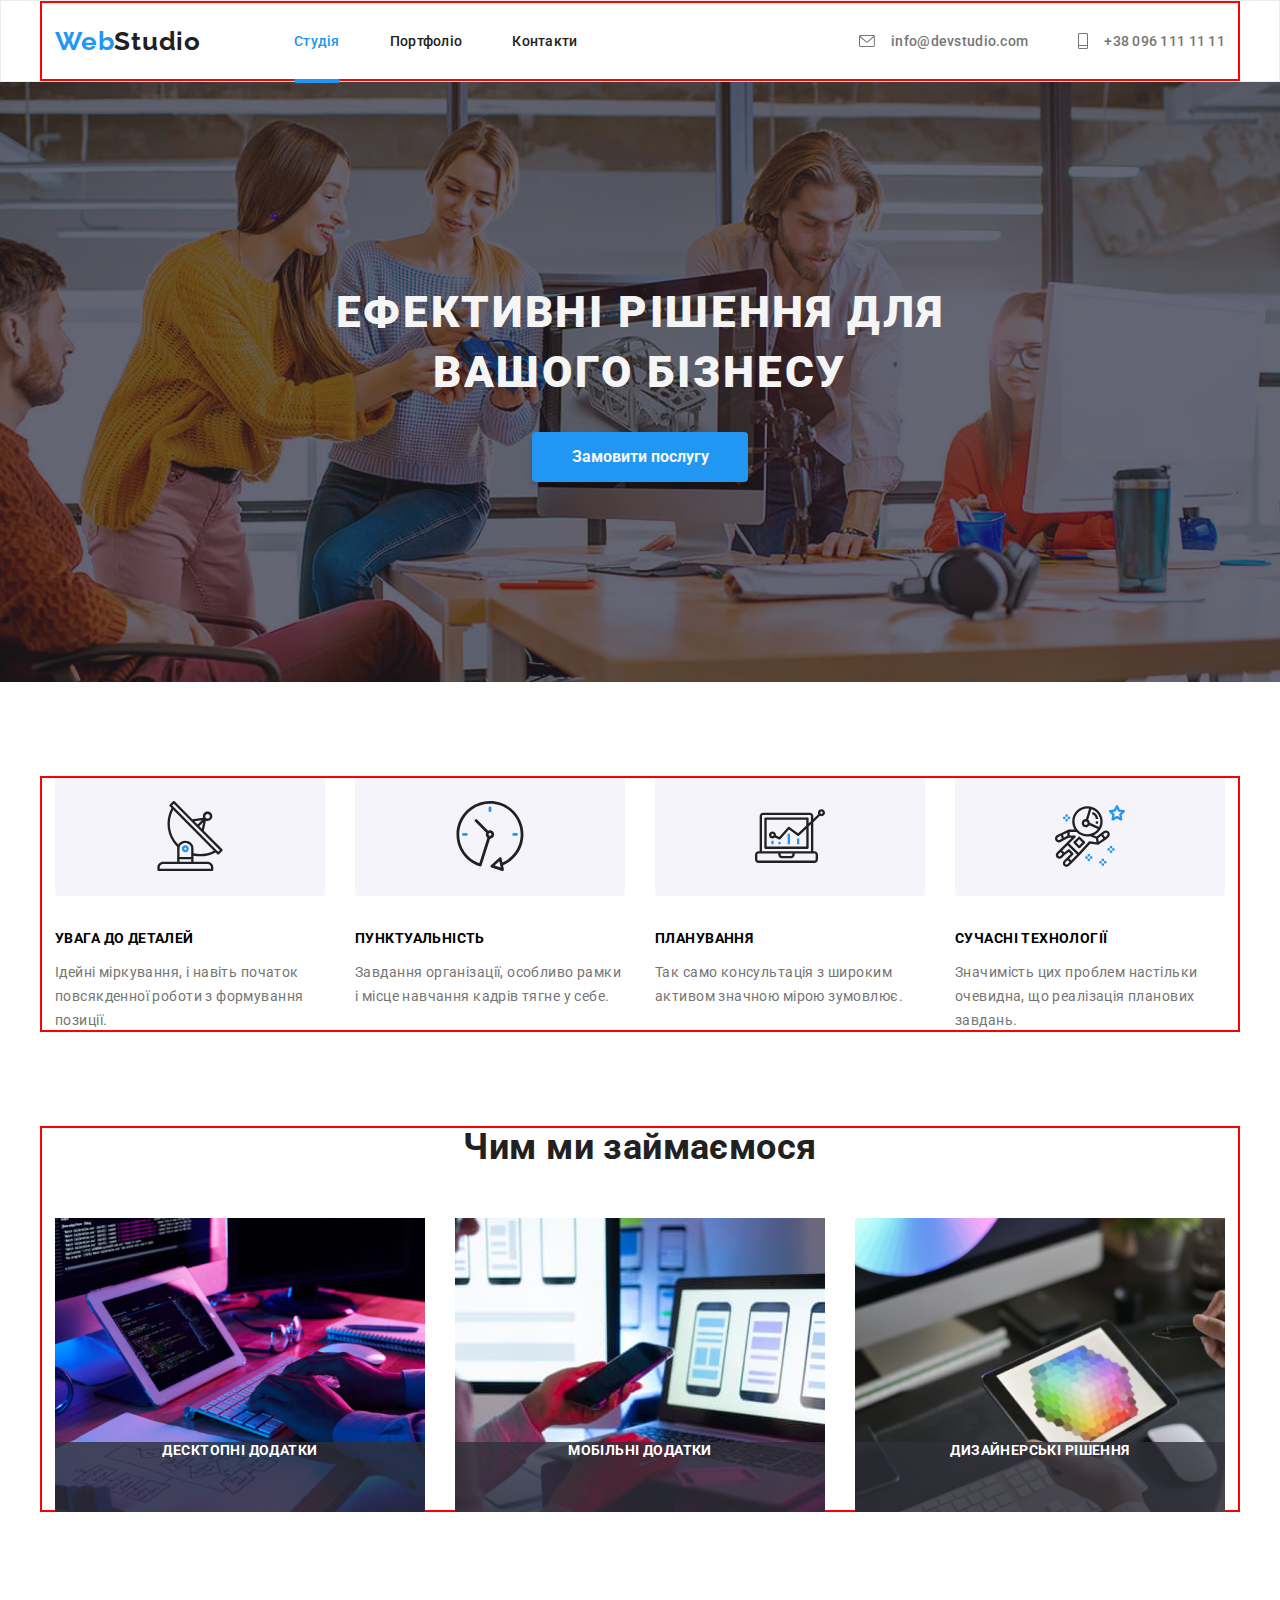
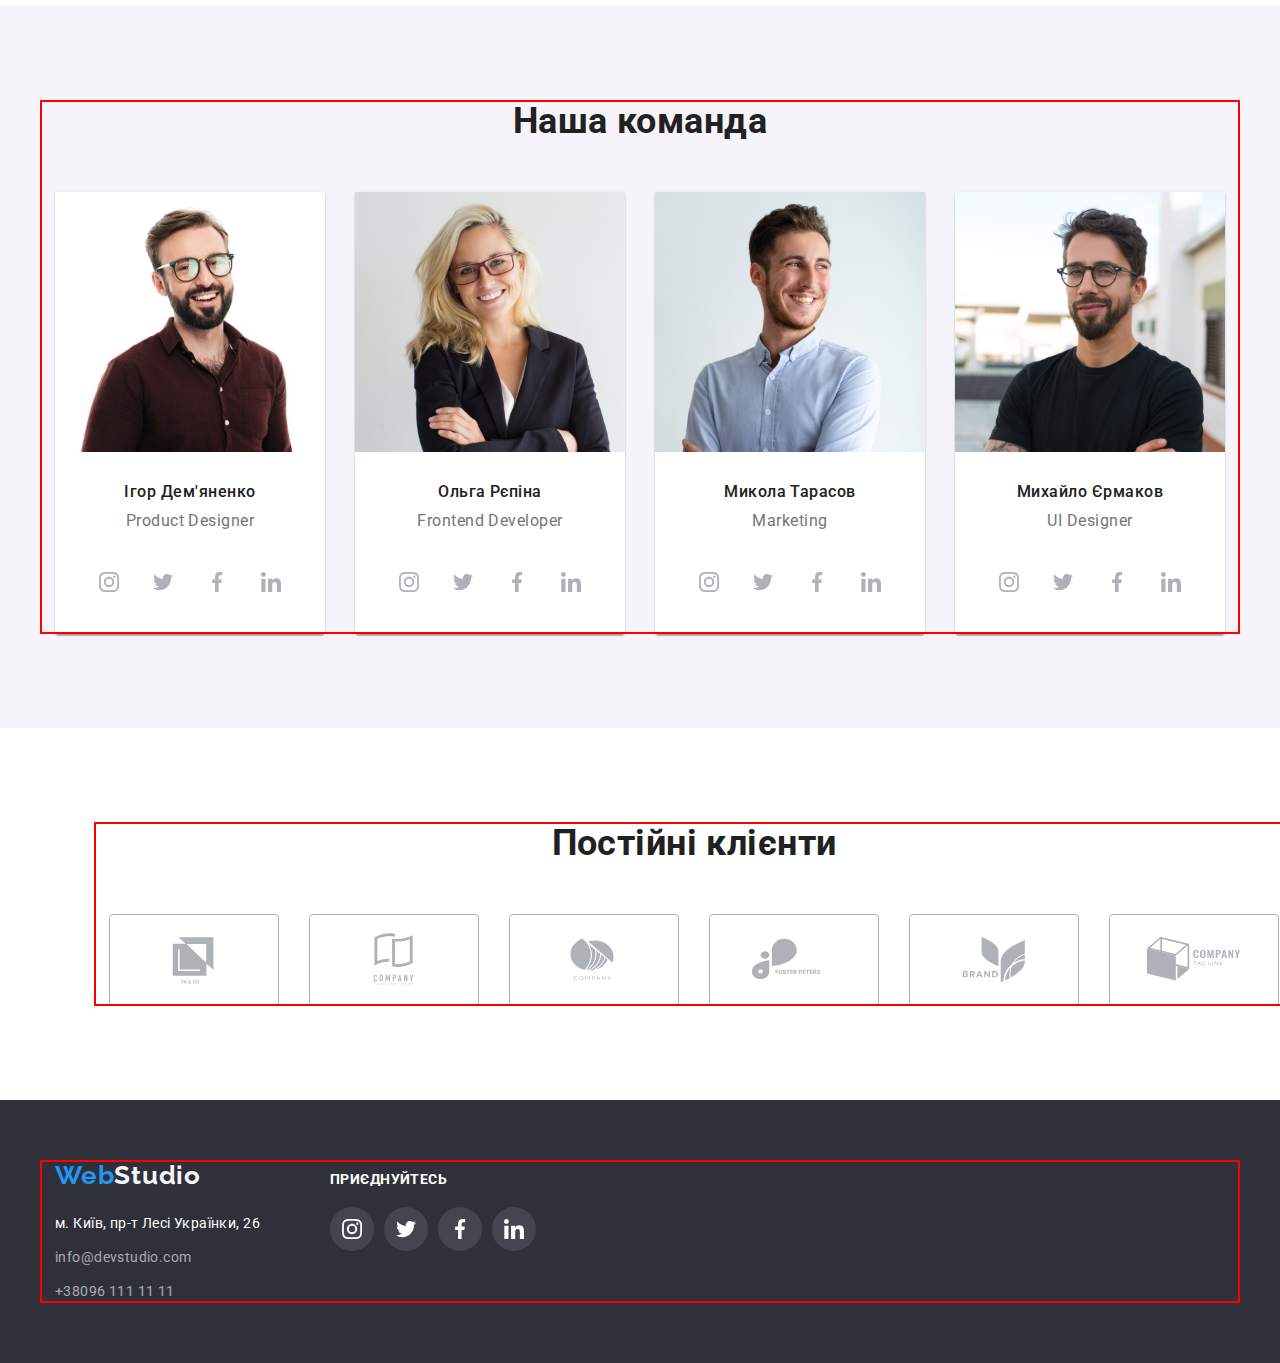
<file: index.html>
<!DOCTYPE html>
<html lang="uk">
  <head>
    <meta charset="UTF-8" />
    <meta http-equiv="X-UA-Compatible" content="IE=edge" />
    <meta name="viewport" content="width=device-width, initial-scale=1.0" />
    <title>Web Studio</title>
    <link rel="preconnect" href="https://fonts.googleapis.com" />
    <link rel="preconnect" href="https://fonts.gstatic.com" crossorigin />
    <link
      href="https://fonts.googleapis.com/css2?family=Raleway:wght@700&family=Roboto:wght@400;500;700;900&display=swap"
      rel="stylesheet"
    />
    <link
      rel="stylesheet"
      href="https://cdn.jsdelivr.net/npm/modern-normalize@1.1.0/modern-normalize.min.css"
    />
    <link rel="stylesheet" href="./css/styles.css" />
  </head>

  <body>
    <header class="page-header">
      <nav class="conteiner nav">
        <a class="logo-link" href="">Web<span class="logo-header">Studio</span></a>

        <ul class="list-nav">
          <li class="list-item">
            <a class="link studia current" href="./index.html">Студія</a>
          </li>
          <li class="list-item">
            <a class="link portfolio" href="./portfolio.html">Портфоліо</a>
          </li>
          <li class="list-item">
            <a class="link" href="Контакти">Контакти</a>
          </li>
        </ul>

        <ul class="list-contats">
          <li class="item">
            <div class="icon-contact"
              ><a class="contacts-link link" href="info@devstudio.com"
                ><svg class="contacts-icon" width="16px" height="12px">
                  <use href="./img/icomoon/icons.svg#mail"></use>
                </svg>
                info@devstudio.com</a
              ></div
            ></li
          >
          <li class="item"
            ><div class="icon-contact"
              ><a class="contacts-link link" href="+380961111111"
                ><svg class="contacts-icon" width="10px" height="16px">
                  <use href="./img/icomoon/icons.svg#phone"></use>
                </svg>
                +38 096 111 11 11</a
              ></div
            ></li
          >
        </ul>
      </nav>
    </header>

    <main>
      <!--Hero section-->
      <section class="hero">
        <div class="overlay">
          <h1 class="title">Ефективні рішення для вашого бізнесу</h1>
          <button data-modal-open class="btn" type="button">Замовити послугу</button>
        </div>
      </section>

      <!--Чим ми займаємося-->
      <section class="propriet">
        <div class="conteiner">
          <h2 class="visually-hidden">Особливості</h2>

          <ul class="feature">
            <li class="item icon-antena">
              <h3 class="title">Увага до деталей</h3>
              <p class="description"
                >Ідейні міркування, і навіть початок повсякденної роботи з формування позиції.
              </p>
            </li>

            <li class="item icon-clock">
              <h3 class="title">Пунктуальність</h3>
              <p class="description"
                >Завдання організації, особливо рамки і місце навчання кадрів тягне у себе.
              </p>
            </li>

            <li class="item icon-diagram">
              <h3 class="title">Планування</h3>
              <p class="description"
                >Так само консультація з широким активом значною мірою зумовлює.</p
              >
            </li>

            <li class="item icon-astronaut">
              <h3 class="title">Сучасні технології</h3>

              <p class="description"
                >Значимість цих проблем настільки очевидна, що реалізація планових завдань.
              </p>
            </li>
          </ul>
        </div>
      </section>

      <!--GalLerry-->
      <section class="section-wraper">
        <div class="conteiner wraper">
          <h2 class="title">Чим ми займаємося</h2>
          <ul class="list-duty">
            <li class="skills">
              <img class="img" src="./img/verstka.jpg" alt="верстка" width="370" height="294" /><div
                class="label-thumb"
                ><h3 class="label-title">Десктопні додатки</h3></div
              >
            </li>
            <li class="skills">
              <img class="img" src="./img/designer.jpg" alt="дизайн" width="370" height="294" /><div
                class="label-thumb"
                ><h3 class="label-title">Мобільні додатки</h3></div
              >
            </li>
            <li class="skills">
              <img class="img" src="./img/test.jpg" alt="тестування" width="370" height="294" /><div
                class="label-thumb"
                ><h3 class="label-title">Дизайнерські рішення</h3></div
              >
            </li>
          </ul>
        </div>
      </section>

      <!--Наша команда-->

      <section class="section-team">
        <div class="conteiner wraper"
          ><h2 class="title"> Наша команда</h2>
          <ul class="our-team">
            <li class="item">
              <img
                class="img"
                src="./img/product.jpg"
                alt="Ігор Дем'яненко"
                width="270"
                height="260"
              />
              <div class="name">
                <h3 class="team-name">Ігор Дем'яненко</h3>
                <p class="descr">Product Designer</p>
                <ul class="socials list">
                  <li class="socials-item">
                    <a
                      class="socials-link link"
                      href="https://instagram.com"
                      target="_blank"
                      rel="noopener noreferrer"
                      aria-label="Instagram"
                    >
                      <svg class="socials-icon" width="20" height="20">
                        <use href="./img/icomoon/icons.svg#instagram"></use>
                      </svg>
                    </a>
                  </li>
                  <li class="socials-item">
                    <a
                      class="socials-link link"
                      href="https://twitter.com"
                      aria-label="Twitter"
                      target="_blank"
                      rel="noopener noreferrer"
                    >
                      <svg class="socials-icon" width="20" height="20">
                        <use href="./img/icomoon/icons.svg#twitter"></use>
                      </svg>
                    </a>
                  </li>
                  <li class="socials-item">
                    <a
                      class="socials-link link"
                      href="https://facebook.com"
                      aria-label="Facebook"
                      target="_blank"
                      rel="noopener noreferrer"
                    >
                      <svg class="socials-icon" width="20" height="20">
                        <use href="./img/icomoon/icons.svg#facebook"></use>
                      </svg>
                    </a>
                  </li>
                  <li class="socials-item">
                    <a
                      class="socials-link link"
                      href="https://linkedin.com"
                      aria-label="LinkedIn"
                      target="_blank"
                      rel="noopener noreferrer"
                    >
                      <svg class="socials-icon" width="20" height="20">
                        <use href="./img/icomoon/icons.svg#linkedin"></use>
                      </svg>
                    </a>
                  </li>
                </ul>
              </div>
            </li>

            <li class="item">
              <img
                class="img"
                src="./img/frontend.jpg"
                alt="Ольга Рєпіна"
                width="270"
                height="260"
              />
              <div class="name">
                <h3 class="team-name">Ольга Рєпіна</h3>
                <p class="descr">Frontend Developer</p>
                <ul class="socials list">
                  <li class="socials-item">
                    <a
                      class="socials-link link"
                      href="https://instagram.com"
                      target="_blank"
                      rel="noopener noreferrer"
                      aria-label="Instagram"
                    >
                      <svg class="socials-icon" width="20" height="20">
                        <use href="./img/icomoon/icons.svg#instagram"></use>
                      </svg>
                    </a>
                  </li>
                  <li class="socials-item">
                    <a
                      class="socials-link link"
                      href="https://twitter.com"
                      aria-label="Twitter"
                      target="_blank"
                      rel="noopener noreferrer"
                    >
                      <svg class="socials-icon" width="20" height="20">
                        <use href="./img/icomoon/icons.svg#twitter"></use>
                      </svg>
                    </a>
                  </li>
                  <li class="socials-item">
                    <a
                      class="socials-link link"
                      href="https://facebook.com"
                      aria-label="Facebook"
                      target="_blank"
                      rel="noopener noreferrer"
                    >
                      <svg class="socials-icon" width="20" height="20">
                        <use href="./img/icomoon/icons.svg#facebook"></use>
                      </svg>
                    </a>
                  </li>
                  <li class="socials-item">
                    <a
                      class="socials-link link"
                      href="https://linkedin.com"
                      aria-label="LinkedIn"
                      target="_blank"
                      rel="noopener noreferrer"
                    >
                      <svg class="socials-icon" width="20" height="20">
                        <use href="./img/icomoon/icons.svg#linkedin"></use>
                      </svg>
                    </a>
                  </li>
                </ul>
              </div>
            </li>

            <li class="item">
              <img
                class="img"
                src="./img/marketing.jpg"
                alt="Микола Тарасов"
                width="270"
                height="260"
              />
              <div class="name">
                <h3 class="team-name">Микола Тарасов</h3>
                <p class="descr">Marketing</p>
                <ul class="socials list">
                  <li class="socials-item">
                    <a
                      class="socials-link link"
                      href="https://instagram.com"
                      target="_blank"
                      rel="noopener noreferrer"
                      aria-label="Instagram"
                    >
                      <svg class="socials-icon" width="20" height="20">
                        <use href="./img/icomoon/icons.svg#instagram"></use>
                      </svg>
                    </a>
                  </li>
                  <li class="socials-item">
                    <a
                      class="socials-link link"
                      href="https://twitter.com"
                      aria-label="Twitter"
                      target="_blank"
                      rel="noopener noreferrer"
                    >
                      <svg class="socials-icon" width="20" height="20">
                        <use href="./img/icomoon/icons.svg#twitter"></use>
                      </svg>
                    </a>
                  </li>
                  <li class="socials-item">
                    <a
                      class="socials-link link"
                      href="https://facebook.com"
                      aria-label="Facebook"
                      target="_blank"
                      rel="noopener noreferrer"
                    >
                      <svg class="socials-icon" width="20" height="20">
                        <use href="./img/icomoon/icons.svg#facebook"></use>
                      </svg>
                    </a>
                  </li>
                  <li class="socials-item">
                    <a
                      class="socials-link link"
                      href="https://linkedin.com"
                      aria-label="LinkedIn"
                      target="_blank"
                      rel="noopener noreferrer"
                    >
                      <svg class="socials-icon" width="20" height="20">
                        <use href="./img/icomoon/icons.svg#linkedin"></use>
                      </svg>
                    </a>
                  </li>
                </ul>
              </div>
            </li>

            <li class="item">
              <img
                class="img"
                src="./img/design.jpg"
                alt="Михайло Єрмаков"
                width="270"
                height="260"
              />
              <div class="name">
                <h3 class="team-name">Михайло Єрмаков</h3>
                <p class="descr">UI Designer</p>
                <ul class="socials list">
                  <li class="socials-item">
                    <a
                      class="socials-link link"
                      href="https://instagram.com"
                      target="_blank"
                      rel="noopener noreferrer"
                      aria-label="Instagram"
                    >
                      <svg class="socials-icon" width="20" height="20">
                        <use href="./img/icomoon/icons.svg#instagram"></use>
                      </svg>
                    </a>
                  </li>
                  <li class="socials-item">
                    <a
                      class="socials-link link"
                      href="https://twitter.com"
                      aria-label="Twitter"
                      target="_blank"
                      rel="noopener noreferrer"
                    >
                      <svg class="socials-icon" width="20" height="20">
                        <use href="./img/icomoon/icons.svg#twitter"></use>
                      </svg>
                    </a>
                  </li>
                  <li class="socials-item">
                    <a
                      class="socials-link link"
                      href="https://facebook.com"
                      aria-label="Facebook"
                      target="_blank"
                      rel="noopener noreferrer"
                    >
                      <svg class="socials-icon" width="20" height="20">
                        <use href="./img/icomoon/icons.svg#facebook"></use>
                      </svg>
                    </a>
                  </li>
                  <li class="socials-item">
                    <a
                      class="socials-link link"
                      href="https://linkedin.com"
                      aria-label="LinkedIn"
                      target="_blank"
                      rel="noopener noreferrer"
                    >
                      <svg class="socials-icon" width="20" height="20">
                        <use href="./img/icomoon/icons.svg#linkedin"></use>
                      </svg>
                    </a>
                  </li>
                </ul>
              </div>
            </li>
          </ul>
        </div>
      </section>
      <section class="client">
        <div class="conteiner">
          <h2 class="title"> Постійні клієнти</h2>
          <ul class="client-list">
            <li class="client-icon"
              ><a class="client-link link" href
                ><svg class="clients-icon" width="106px" height="60px">
                  <use href="./img/icomoon/icons.svg#union"></use></svg
              ></a>
            </li>
            <li class="client-icon"
              ><a class="client-link link" href
                ><svg class="clients-icon" width="106px" height="60px">
                  <use href="./img/icomoon/icons.svg#company"></use></svg
              ></a>
            </li>
            <li class="client-icon"
              ><a class="client-link link" href
                ><svg class="clients-icon" width="106px" height="60px">
                  <use href="./img/icomoon/icons.svg#comp"></use></svg
              ></a>
            </li>
            <li class="client-icon"
              ><a class="client-link link" href
                ><svg class="clients-icon" width="106px" height="60px">
                  <use href="./img/icomoon/icons.svg#foster"></use></svg
              ></a>
            </li>
            <li class="client-icon"
              ><a class="client-link link" href
                ><svg class="clients-icon" width="106px" height="60px">
                  <use href="./img/icomoon/icons.svg#brand"></use></svg
              ></a>
            </li>
            <li class="client-icon"
              ><a class="client-link link" href
                ><svg class="clients-icon" width="106px" height="60px">
                  <use href="./img/icomoon/icons.svg#teg"></use></svg
              ></a>
            </li>
          </ul>
        </div>
      </section>
    </main>

    <!--adress-->

    <footer class="footer">
      <div class="conteiner flex-container">
        <div class="contacts">
          <a class="logo-link" href="/index.html">Web<span class="logo-footer">Studio</span></a>

          <address class="contacts-addres">
            <ul>
              <li class="list-item">
                <a
                  class="link-adress link"
                  href="https://goo.gl/maps/QBtDgZ8n4gNLvhWR7"
                  target="_blank"
                  rel="noopener no referrer "
                  >м. Київ, пр-т Лесі Українки, 26</a
                >
              </li>
              <li class="list-item">
                <a class="link-footer" href="mailto:info@devstudio.com">info@devstudio.com</a>
              </li>
              <li class="list-item">
                <a class="link-footer" href="tel:+380961111111">+38096 111 11 11</a>
              </li>
            </ul>
          </address>
        </div>
        <div class="conteiner-socials">
          <p class="footer-aten">приєднуйтесь</p>

          <ul class="footer-socials list">
            <li class="socials-item">
              <a
                class="socials-link-f link"
                href="https://instagram.com"
                target="_blank"
                rel="noopener noreferrer"
                aria-label="Instagram"
              >
                <svg class="socials-icon" width="20" height="20">
                  <use href="./img/icomoon/icons.svg#instagram"></use>
                </svg>
              </a>
            </li>
            <li class="socials-item">
              <a
                class="socials-link-f link"
                href="https://twitter.com"
                aria-label="Twitter"
                target="_blank"
                rel="noopener noreferrer"
              >
                <svg class="socials-icon" width="20" height="20">
                  <use href="./img/icomoon/icons.svg#twitter"></use>
                </svg>
              </a>
            </li>
            <li class="socials-item">
              <a
                class="socials-link-f link"
                href="https://facebook.com"
                aria-label="Facebook"
                target="_blank"
                rel="noopener noreferrer"
              >
                <svg class="socials-icon" width="20" height="20">
                  <use href="./img/icomoon/icons.svg#facebook"></use>
                </svg>
              </a>
            </li>
            <li class="socials-item">
              <a
                class="socials-link-f link"
                href="https://linkedin.com"
                aria-label="LinkedIn"
                target="_blank"
                rel="noopener noreferrer"
              >
                <svg class="socials-icon" width="20" height="20">
                  <use href="./img/icomoon/icons.svg#linkedin"></use>
                </svg>
              </a>
            </li>
          </ul>
        </div>
      </div>
    </footer>
    <div class="backdrop is-hidden" data-modal>
      <div class="modal">
        <p></p>
        <button data-modal-close class="modal-btn" type="button">X </button>
      </div>
    </div>
    <script src="./js/modal.js"></script>
  </body>
</html>
</file>
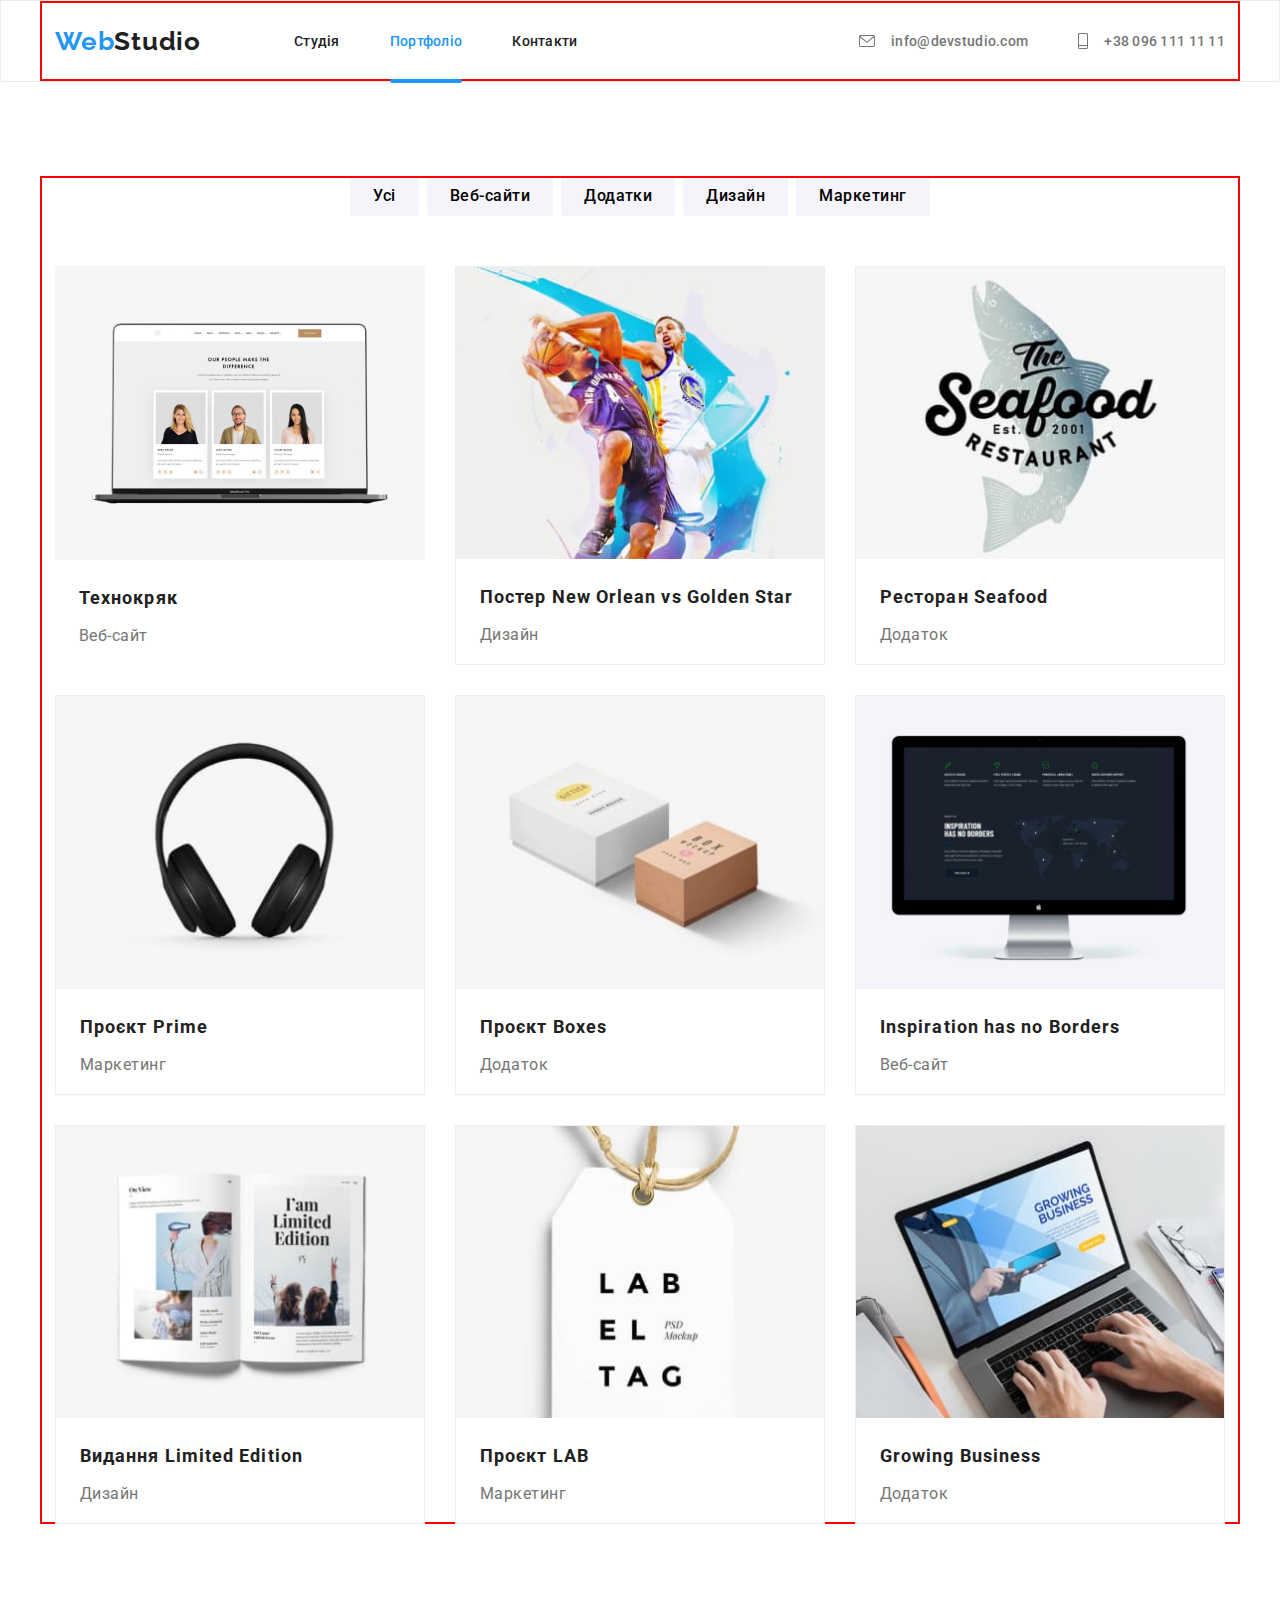
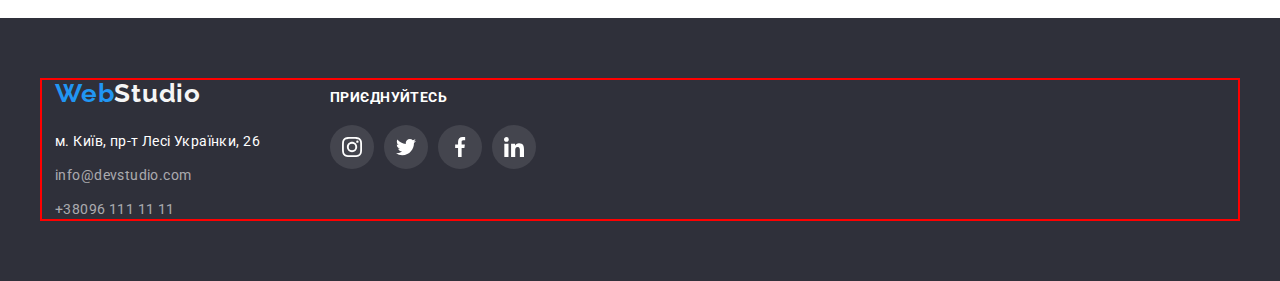
<file: portfolio.html>
<!DOCTYPE html>
<html lang="uk">
  <head>
    <meta charset="UTF-8" />
    <meta http-equiv="X-UA-Compatible" content="IE=edge" />
    <meta name="viewport" content="width=device-width, initial-scale=1.0" />
    <title>Web Studio</title>
    <link rel="preconnect" href="https://fonts.googleapis.com" />
    <link rel="preconnect" href="https://fonts.gstatic.com" crossorigin />
    <link
      href="https://fonts.googleapis.com/css2?family=Raleway:wght@700&family=Roboto:wght@400;500;700;900&display=swap"
      rel="stylesheet"
    />
    <link
      rel="stylesheet"
      href="https://cdn.jsdelivr.net/npm/modern-normalize@1.1.0/modern-normalize.min.css"
    />
    <link rel="stylesheet" href="./css/styles.css" />
  </head>

  <body>
    <header class="page-header">
      <nav class="conteiner nav">
        <a class="logo-link" href="./index.html">Web<span class="logo-header">Studio</span></a>

        <ul class="list-nav">
          <li class="list-item">
            <a class="link studia" href="./index.html">Студія</a>
          </li>
          <li class="list-item">
            <a class="link portfolio current" href="./portfolio.html">Портфоліо</a>
          </li>
          <li class="list-item">
            <a class="link" href="Контакти">Контакти</a>
          </li>
        </ul>

        <ul class="list-contats">
          <li class="item">
            <div class="icon-contact"
              ><a class="contacts-link link" href="info@devstudio.com"
                ><svg class="contacts-icon" width="16px" height="12px">
                  <use href="./img/icomoon/icons.svg#mail"></use>
                </svg>
                info@devstudio.com</a
              ></div
            ></li
          >
          <li class="item"
            ><div class="icon-contact"
              ><a class="contacts-link link" href="+380961111111"
                ><svg class="contacts-icon" width="10px" height="16px">
                  <use href="./img/icomoon/icons.svg#phone"></use>
                </svg>
                +38 096 111 11 11</a
              ></div
            ></li
          >
        </ul>
      </nav>
    </header>

    <main>
      <section class="section-app">
        <div class="conteiner portfolio">
          <h1 class="visually-hidden">portfolio</h1>
          <ul class="filtrs">
            <li class="item">
              <button class="button" type="button"><span>Усі</span></button>
            </li>
            <li class="item">
              <button class="button" type="button">Веб-сайти</button>
            </li>
            <li class="item">
              <button class="button" type="button">Додатки</button>
            </li>
            <li class="item">
              <button class="button" type="button">Дизайн</button>
            </li>
            <li class="item">
              <button class="button" type="button">Маркетинг</button>
            </li>
          </ul>

          <ul class="proect one">
            <li class="list-item-proect flex">
              <a class="project-link link" href>
                <div class="project-thumb">
                  <img class="img" src="./img/techo.jpg" alt="Технокряк" width="370" height="294" />
                  <div class="overlay-desc">
                    <p class="text"
                      >Ресурс пропонує комплексні пропозиції з різним рівнем функціоналу та
                      сервісів. Все це дозволить відвідувачу отримати вичерпні відомості про
                      компанію чи приватну особу.
                    </p>
                  </div>
                </div>

                <div class="port">
                  <h2 class="tittle">Технокряк</h2>
                  <p class="des">Веб-сайт</p>
                </div>
              </a>
            </li>

            <li class="list-item flex">
              <a class="project-link link" href>
                <div class="project-thumb">
                  <img
                    class="img"
                    src="./img/sports.jpg "
                    alt="Постер New Orlean vs Golden Star"
                    width="370"
                    height="294"
                  /><div class="overlay-desc"
                    ><p class="text"
                      >Ресурс пропонує комплексні пропозиції з різним рівнем функціоналу та
                      сервісів. Все це дозволить відвідувачу отримати вичерпні відомості про
                      компанію чи приватну особу.</p
                    ></div
                  >
                </div>

                <div class="port"
                  ><h2 class="tittle">Постер New Orlean vs Golden Star</h2>
                  <p class="des">Дизайн</p>
                </div>
              </a>
            </li>

            <li class="list-item flex">
              <a class="project-link link" href>
                <div class="project-thumb"
                  ><img
                    class="img"
                    src="./img/searood.jpg"
                    alt="Ресторан Seafood"
                    width="370"
                    height="294"
                  /><div class="overlay-desc"
                    ><p class="text"
                      >Ресурс пропонує комплексні пропозиції з різним рівнем функціоналу та
                      сервісів. Все це дозволить відвідувачу отримати вичерпні відомості про
                      компанію чи приватну особу.</p
                    ></div
                  ></div
                >

                <div class="port"
                  ><h2 class="tittle">Ресторан Seafood</h2>
                  <p class="des">Додаток</p>
                </div>
              </a>
            </li>
            <li class="list-item flex">
              <a class="project-link link" href>
                <div class="project-thumb"
                  ><img
                    class="img"
                    src="./img/prime.jpg"
                    alt="Проєкт Prime"
                    width="370"
                    height="294"
                  /><div class="overlay-desc"
                    ><p class="text"
                      >Ресурс пропонує комплексні пропозиції з різним рівнем функціоналу та
                      сервісів. Все це дозволить відвідувачу отримати вичерпні відомості про
                      компанію чи приватну особу.</p
                    ></div
                  ></div
                >

                <div class="port"
                  ><h2 class="tittle">Проєкт Prime</h2>
                  <p class="des">Маркетинг</p>
                </div>
              </a>
            </li>
            <li class="list-item flex">
              <a class="project-link link" href>
                <div class="project-thumb"
                  ><img
                    class="img"
                    src="./img/boxes.jpg"
                    alt="Проєкт Boxes"
                    width="370"
                    height="294"
                  /><div class="overlay-desc"
                    ><p class="text"
                      >Ресурс пропонує комплексні пропозиції з різним рівнем функціоналу та
                      сервісів. Все це дозволить відвідувачу отримати вичерпні відомості про
                      компанію чи приватну особу.</p
                    ></div
                  ></div
                >

                <div class="port"
                  ><h2 class="tittle">Проєкт Boxes</h2>
                  <p class="des">Додаток</p>
                </div>
              </a>
            </li>

            <li class="list-item flex">
              <a class="project-link link" href>
                <div class="project-thumb"
                  ><img
                    class="img"
                    src="./img/websait.jpg "
                    alt="Inspiration has no Borders"
                    width="370"
                    height="294"
                  /><div class="overlay-desc"
                    ><p class="text"
                      >Ресурс пропонує комплексні пропозиції з різним рівнем функціоналу та
                      сервісів. Все це дозволить відвідувачу отримати вичерпні відомості про
                      компанію чи приватну особу.</p
                    ></div
                  ></div
                >

                <div class="port"
                  ><h2 class="tittle">Inspiration has no Borders</h2>
                  <p class="des">Веб-сайт</p>
                </div>
              </a>
            </li>

            <li class="list-item flex">
              <a class="project-link link" href>
                <div class="project-thumb"
                  ><img
                    class="img"
                    src="./img/edition.jpg"
                    alt="Видання Limited Edition"
                    width="370"
                    height="294"
                  /><div class="overlay-desc"
                    ><p class="text"
                      >Ресурс пропонує комплексні пропозиції з різним рівнем функціоналу та
                      сервісів. Все це дозволить відвідувачу отримати вичерпні відомості про
                      компанію чи приватну особу.</p
                    ></div
                  ></div
                >

                <div class="port"
                  ><h2 class="tittle">Видання Limited Edition</h2>
                  <p class="des">Дизайн</p>
                </div>
              </a>
            </li>

            <li class="list-item flex">
              <a class="project-link link" href>
                <div class="project-thumb"
                  ><img
                    class="img"
                    src="./img/proect.jpg"
                    alt="Михайло Єрмаков"
                    width="370"
                    height="294"
                  /><div class="overlay-desc"
                    ><p class="text"
                      >Ресурс пропонує комплексні пропозиції з різним рівнем функціоналу та
                      сервісів. Все це дозволить відвідувачу отримати вичерпні відомості про
                      компанію чи приватну особу.</p
                    ></div
                  ></div
                >

                <div class="port">
                  <h2 class="tittle">Проєкт LAB</h2>
                  <p class="des">Маркетинг</p>
                </div>
              </a>
            </li>

            <li class="list-item flex">
              <a class="project-link link" href>
                <div class="project-thumb"
                  ><img
                    class="img"
                    src="./img/bussines.jpg"
                    alt="Михайло Єрмаков"
                    width="370"
                    height="294"
                  /><div class="overlay-desc"
                    ><p class="text"
                      >Ресурс пропонує комплексні пропозиції з різним рівнем функціоналу та
                      сервісів. Все це дозволить відвідувачу отримати вичерпні відомості про
                      компанію чи приватну особу.</p
                    ></div
                  ></div
                >

                <div class="port">
                  <h2 class="tittle">Growing Business</h2>
                  <p class="des">Додаток</p>
                </div>
              </a>
            </li>
          </ul>
        </div>
      </section>
    </main>

    <!--adress-->

    <footer class="footer">
      <div class="conteiner flex-container">
        <div class="contacts">
          <a class="logo-link" href="/index.html">Web<span class="logo-footer">Studio</span></a>

          <address class="contacts-addres">
            <ul>
              <li class="list-item">
                <a
                  class="link-adress link"
                  href="https://goo.gl/maps/QBtDgZ8n4gNLvhWR7"
                  target="_blank"
                  rel="noopener no referrer "
                  >м. Київ, пр-т Лесі Українки, 26</a
                >
              </li>
              <li class="list-item">
                <a class="link-footer" href="mailto:info@devstudio.com">info@devstudio.com</a>
              </li>
              <li class="list-item">
                <a class="link-footer" href="tel:+380961111111">+38096 111 11 11</a>
              </li>
            </ul>
          </address>
        </div>
        <div class="conteiner-socials">
          <p class="footer-aten">приєднуйтесь</p>

          <ul class="footer-socials list">
            <li class="socials-item">
              <a
                class="socials-link-f link"
                href="https://instagram.com"
                target="_blank"
                rel="noopener noreferrer"
                aria-label="Instagram"
              >
                <svg class="socials-icon" width="20" height="20">
                  <use href="./img/icomoon/icons.svg#instagram"></use>
                </svg>
              </a>
            </li>
            <li class="socials-item">
              <a
                class="socials-link-f link"
                href="https://twitter.com"
                aria-label="Twitter"
                target="_blank"
                rel="noopener noreferrer"
              >
                <svg class="socials-icon" width="20" height="20">
                  <use href="./img/icomoon/icons.svg#twitter"></use>
                </svg>
              </a>
            </li>
            <li class="socials-item">
              <a
                class="socials-link-f link"
                href="https://facebook.com"
                aria-label="Facebook"
                target="_blank"
                rel="noopener noreferrer"
              >
                <svg class="socials-icon" width="20" height="20">
                  <use href="./img/icomoon/icons.svg#facebook"></use>
                </svg>
              </a>
            </li>
            <li class="socials-item">
              <a
                class="socials-link-f link"
                href="https://linkedin.com"
                aria-label="LinkedIn"
                target="_blank"
                rel="noopener noreferrer"
              >
                <svg class="socials-icon" width="20" height="20">
                  <use href="./img/icomoon/icons.svg#linkedin"></use>
                </svg>
              </a>
            </li>
          </ul>
        </div>
      </div>
    </footer>
  </body>
</html>
</file>
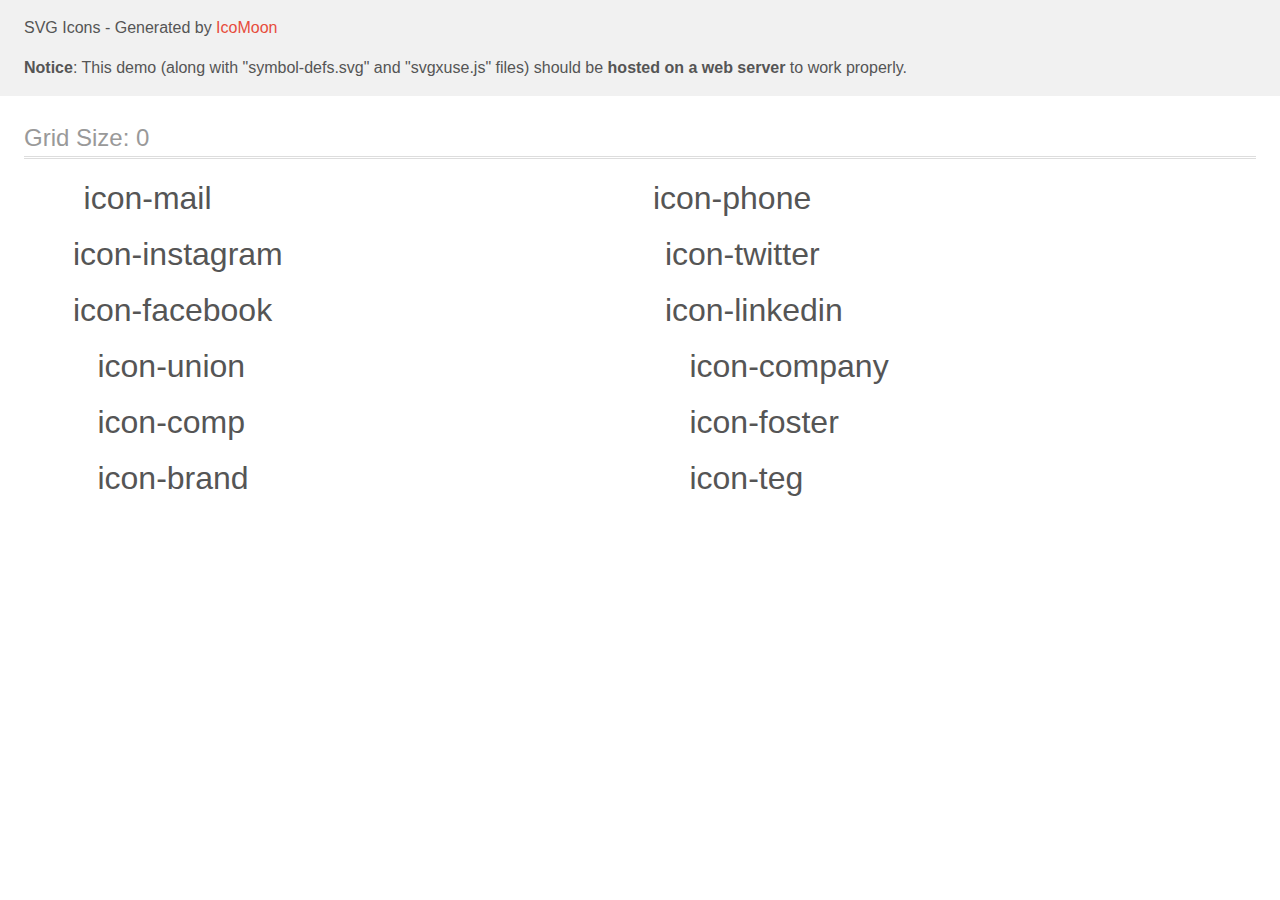
<file: img/icomoon/demo-external-svg.html>
<!doctype html>
<html>
<head>
    <title>IcoMoon - SVG Icons</title>
    <meta charset="utf-8">
    <meta name="viewport" content="width=device-width, initial-scale=1">
    <link rel="stylesheet" href="demo-files/demo.css">
    <link rel="stylesheet" href="style.css">
</head>
<body>
<header class="bgc1 clearfix">
<div class="mhl">
    <p>SVG Icons - Generated by <a href="https://icomoon.io/app">IcoMoon</a></p><p><strong>Notice</strong>: This demo (along with "symbol-defs.svg" and "svgxuse.js" files) should be <b>hosted on a web server</b> to work properly.</p>
</div>
</header>
    <div class="clearfix mhl ptl">
        <h1 class="mvm mtn fgc1">Grid Size: 0</h1>
        <div class="glyph fs1">
            <div class="clearfix pbs">
                <svg class="icon icon-mail"><use xlink:href="symbol-defs.svg#icon-mail"></use></svg><span class="name"> icon-mail</span>
            </div>
        </div>
        <div class="glyph fs1">
            <div class="clearfix pbs">
                <svg class="icon icon-phone"><use xlink:href="symbol-defs.svg#icon-phone"></use></svg><span class="name"> icon-phone</span>
            </div>
        </div>
        <div class="glyph fs1">
            <div class="clearfix pbs">
                <svg class="icon icon-instagram"><use xlink:href="symbol-defs.svg#icon-instagram"></use></svg><span class="name"> icon-instagram</span>
            </div>
        </div>
        <div class="glyph fs1">
            <div class="clearfix pbs">
                <svg class="icon icon-twitter"><use xlink:href="symbol-defs.svg#icon-twitter"></use></svg><span class="name"> icon-twitter</span>
            </div>
        </div>
        <div class="glyph fs1">
            <div class="clearfix pbs">
                <svg class="icon icon-facebook"><use xlink:href="symbol-defs.svg#icon-facebook"></use></svg><span class="name"> icon-facebook</span>
            </div>
        </div>
        <div class="glyph fs1">
            <div class="clearfix pbs">
                <svg class="icon icon-linkedin"><use xlink:href="symbol-defs.svg#icon-linkedin"></use></svg><span class="name"> icon-linkedin</span>
            </div>
        </div>
        <div class="glyph fs1">
            <div class="clearfix pbs">
                <svg class="icon icon-union"><use xlink:href="symbol-defs.svg#icon-union"></use></svg><span class="name"> icon-union</span>
            </div>
        </div>
        <div class="glyph fs1">
            <div class="clearfix pbs">
                <svg class="icon icon-company"><use xlink:href="symbol-defs.svg#icon-company"></use></svg><span class="name"> icon-company</span>
            </div>
        </div>
        <div class="glyph fs1">
            <div class="clearfix pbs">
                <svg class="icon icon-comp"><use xlink:href="symbol-defs.svg#icon-comp"></use></svg><span class="name"> icon-comp</span>
            </div>
        </div>
        <div class="glyph fs1">
            <div class="clearfix pbs">
                <svg class="icon icon-foster"><use xlink:href="symbol-defs.svg#icon-foster"></use></svg><span class="name"> icon-foster</span>
            </div>
        </div>
        <div class="glyph fs1">
            <div class="clearfix pbs">
                <svg class="icon icon-brand"><use xlink:href="symbol-defs.svg#icon-brand"></use></svg><span class="name"> icon-brand</span>
            </div>
        </div>
        <div class="glyph fs1">
            <div class="clearfix pbs">
                <svg class="icon icon-teg"><use xlink:href="symbol-defs.svg#icon-teg"></use></svg><span class="name"> icon-teg</span>
            </div>
        </div>
  </div>
<script defer src="svgxuse.js"></script>
</body>
</html>
</file>
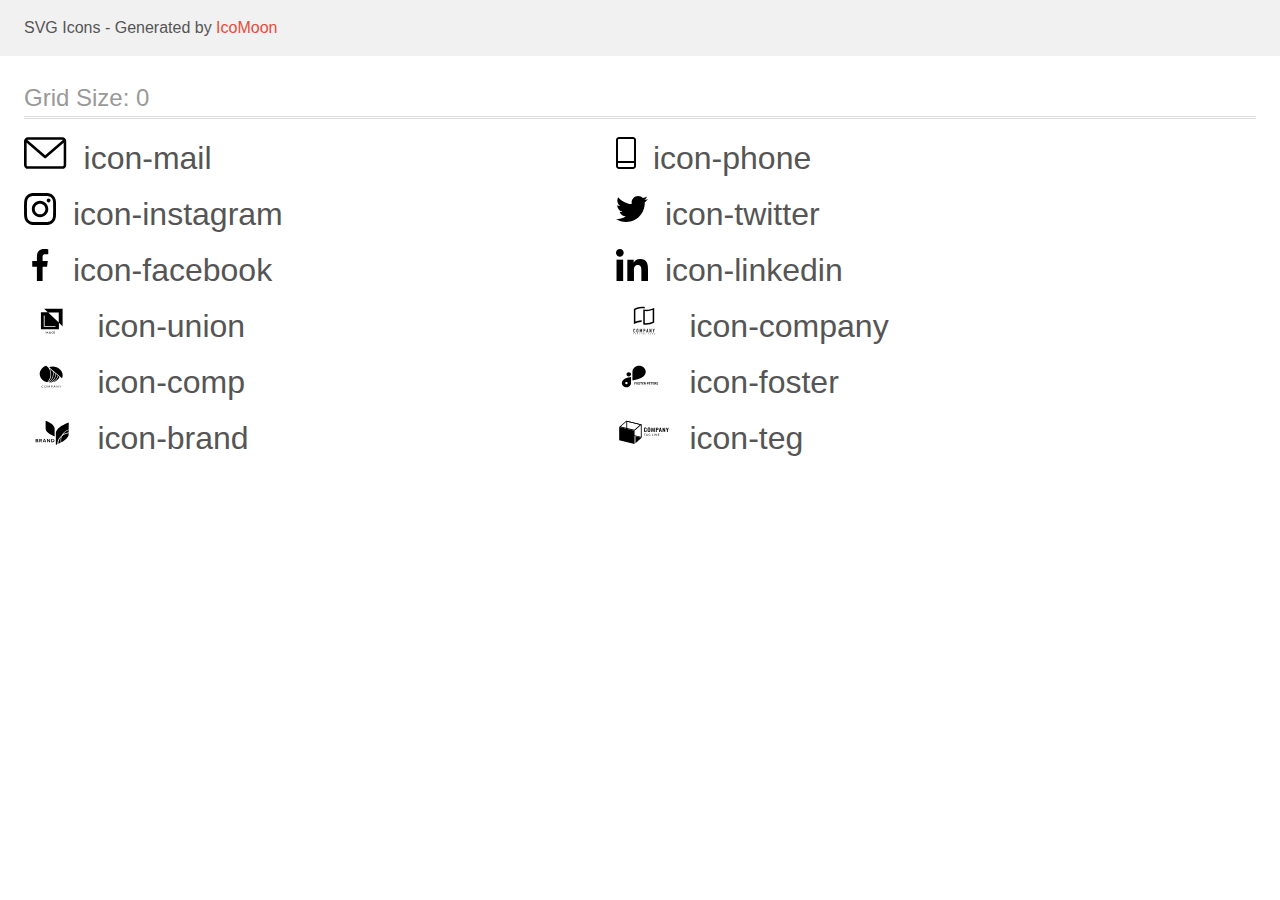
<file: img/icomoon/demo.html>
<!doctype html>
<html>
<head>
    <title>IcoMoon - SVG Icons</title>
    <meta charset="utf-8">
    <meta name="viewport" content="width=device-width, initial-scale=1">
    <link rel="stylesheet" href="demo-files/demo.css">
    <link rel="stylesheet" href="style.css">
</head>
<body>
<svg aria-hidden="true" style="position: absolute; width: 0; height: 0; overflow: hidden;" version="1.1" xmlns="http://www.w3.org/2000/svg" xmlns:xlink="http://www.w3.org/1999/xlink">
<defs>
<symbol id="icon-mail" viewBox="0 0 43 32">
<path d="M38.667 0h-34.667c-2.206 0-4 1.794-4 4v24c0 2.206 1.794 4 4 4h34.667c2.206 0 4-1.794 4-4v-24c0-2.206-1.794-4-4-4v0zM38.667 2.667c0.181 0 0.353 0.038 0.511 0.103l-17.844 15.466-17.844-15.466c0.158-0.066 0.33-0.103 0.511-0.103h34.667zM38.667 29.333h-34.667c-0.736 0-1.333-0.598-1.333-1.333v-22.413l17.793 15.421c0.251 0.217 0.563 0.326 0.874 0.326s0.622-0.108 0.874-0.326l17.793-15.421v22.413c0 0.736-0.598 1.333-1.333 1.333v0z"></path>
</symbol>
<symbol id="icon-phone" viewBox="0 0 20 32">
<path d="M17 0h-14c-1.654 0-3 1.346-3 3v26c0 1.654 1.346 3 3 3h14c1.654 0 3-1.346 3-3v-26c0-1.654-1.346-3-3-3zM3 2h14c0.552 0 1 0.448 1 1v21h-16v-21c0-0.552 0.448-1 1-1zM17 30h-14c-0.552 0-1-0.448-1-1v-3h16v3c0 0.552-0.448 1-1 1z"></path>
</symbol>
<symbol id="icon-instagram" viewBox="0 0 32 32">
<path d="M31.969 9.408c-0.075-1.7-0.35-2.869-0.744-3.882-0.406-1.075-1.032-2.038-1.851-2.838-0.8-0.813-1.769-1.444-2.832-1.844-1.019-0.394-2.182-0.669-3.882-0.744-1.713-0.081-2.257-0.1-6.601-0.1s-4.888 0.019-6.595 0.094c-1.7 0.075-2.869 0.35-3.882 0.744-1.075 0.406-2.038 1.031-2.838 1.85-0.813 0.8-1.444 1.769-1.844 2.832-0.394 1.019-0.669 2.182-0.744 3.882-0.081 1.713-0.1 2.257-0.1 6.601s0.019 4.888 0.094 6.595c0.075 1.7 0.35 2.869 0.744 3.882 0.406 1.075 1.038 2.038 1.85 2.838 0.8 0.813 1.769 1.444 2.832 1.844 1.019 0.394 2.182 0.669 3.882 0.744 1.706 0.075 2.25 0.094 6.595 0.094s4.888-0.019 6.595-0.094c1.7-0.075 2.869-0.35 3.882-0.744 2.151-0.832 3.851-2.532 4.682-4.682 0.394-1.019 0.669-2.182 0.744-3.882 0.075-1.707 0.094-2.251 0.094-6.595s-0.006-4.888-0.081-6.595zM29.087 22.473c-0.069 1.563-0.331 2.407-0.55 2.969-0.538 1.394-1.644 2.5-3.038 3.038-0.563 0.219-1.413 0.481-2.969 0.55-1.688 0.075-2.194 0.094-6.464 0.094s-4.782-0.019-6.464-0.094c-1.563-0.069-2.407-0.331-2.969-0.55-0.694-0.256-1.325-0.663-1.838-1.194-0.531-0.519-0.938-1.144-1.194-1.838-0.219-0.563-0.481-1.413-0.55-2.969-0.075-1.688-0.094-2.194-0.094-6.464s0.019-4.782 0.094-6.464c0.069-1.563 0.331-2.407 0.55-2.969 0.256-0.694 0.663-1.325 1.2-1.838 0.519-0.531 1.144-0.938 1.838-1.194 0.563-0.219 1.413-0.481 2.969-0.55 1.688-0.075 2.194-0.094 6.464-0.094 4.276 0 4.782 0.019 6.464 0.094 1.563 0.069 2.407 0.331 2.969 0.55 0.694 0.256 1.325 0.662 1.838 1.194 0.531 0.519 0.938 1.144 1.194 1.838 0.219 0.563 0.481 1.413 0.55 2.969 0.075 1.688 0.094 2.194 0.094 6.464s-0.019 4.77-0.094 6.458z"></path>
<path d="M16.059 7.783c-4.538 0-8.22 3.682-8.22 8.22s3.682 8.22 8.22 8.22c4.539 0 8.22-3.682 8.22-8.22s-3.682-8.22-8.22-8.22zM16.059 21.335c-2.944 0-5.332-2.388-5.332-5.332s2.388-5.332 5.332-5.332c2.944 0 5.332 2.388 5.332 5.332s-2.388 5.332-5.332 5.332z"></path>
<path d="M26.524 7.458c0 1.060-0.859 1.919-1.919 1.919s-1.919-0.859-1.919-1.919c0-1.060 0.859-1.919 1.919-1.919s1.919 0.859 1.919 1.919z"></path>
</symbol>
<symbol id="icon-twitter" viewBox="0 0 32 32">
<path d="M32 6.078c-1.19 0.522-2.458 0.868-3.78 1.036 1.36-0.812 2.398-2.088 2.886-3.626-1.268 0.756-2.668 1.29-4.16 1.588-1.204-1.282-2.92-2.076-4.792-2.076-3.632 0-6.556 2.948-6.556 6.562 0 0.52 0.044 1.020 0.152 1.496-5.454-0.266-10.28-2.88-13.522-6.862-0.566 0.982-0.898 2.106-0.898 3.316 0 2.272 1.17 4.286 2.914 5.452-1.054-0.020-2.088-0.326-2.964-0.808 0 0.020 0 0.046 0 0.072 0 3.188 2.274 5.836 5.256 6.446-0.534 0.146-1.116 0.216-1.72 0.216-0.42 0-0.844-0.024-1.242-0.112 0.85 2.598 3.262 4.508 6.13 4.57-2.232 1.746-5.066 2.798-8.134 2.798-0.538 0-1.054-0.024-1.57-0.090 2.906 1.874 6.35 2.944 10.064 2.944 12.072 0 18.672-10 18.672-18.668 0-0.29-0.010-0.57-0.024-0.848 1.302-0.924 2.396-2.078 3.288-3.406z"></path>
</symbol>
<symbol id="icon-facebook" viewBox="0 0 32 32">
<path d="M21.329 5.313h2.921v-5.088c-0.504-0.069-2.237-0.225-4.256-0.225-4.212 0-7.097 2.649-7.097 7.519v4.481h-4.648v5.688h4.648v14.312h5.699v-14.311h4.46l0.708-5.688h-5.169v-3.919c0.001-1.644 0.444-2.769 2.735-2.769z"></path>
</symbol>
<symbol id="icon-linkedin" viewBox="0 0 32 32">
<path d="M31.992 32v-0.001h0.008v-11.736c0-5.741-1.236-10.164-7.948-10.164-3.227 0-5.392 1.771-6.276 3.449h-0.093v-2.913h-6.364v21.364h6.627v-10.579c0-2.785 0.528-5.479 3.977-5.479 3.399 0 3.449 3.179 3.449 5.657v10.401h6.62z"></path>
<path d="M0.528 10.636h6.635v21.364h-6.635v-21.364z"></path>
<path d="M3.843 0c-2.121 0-3.843 1.721-3.843 3.843s1.721 3.879 3.843 3.879c2.121 0 3.843-1.757 3.843-3.879-0.001-2.121-1.723-3.843-3.843-3.843v0z"></path>
</symbol>
<symbol id="icon-union" viewBox="0 0 57 32">
<path d="M20.267 3.733l3.738 3.538-6.938-0.004v17.166h18.133v-6.564l3.733 3.534v-17.671h-18.667zM35.036 17.455l-10.597-10.032h10.597v10.032zM31.746 21.923h-11.81v-11.545h0.835v10.764h10.975v0.782zM22.725 26.72l-0.436 0.898-0.436-0.898h-0.366l0.637 1.198v0.698h0.331v-0.698l0.635-1.198h-0.365zM23.273 28.615l0.154-0.441h0.734l0.155 0.441h0.344l-0.717-1.896h-0.296l-0.716 1.896h0.342zM23.794 27.122l0.275 0.786h-0.549l0.275-0.786zM25.531 27.863c-0.048 0.073-0.072 0.153-0.072 0.241 0 0.16 0.056 0.29 0.168 0.389s0.263 0.148 0.451 0.148 0.349-0.051 0.484-0.152l0.107 0.126h0.367l-0.279-0.329c0.109-0.149 0.164-0.341 0.164-0.574h-0.275c0 0.128-0.026 0.243-0.079 0.348l-0.366-0.432 0.129-0.094c0.091-0.066 0.157-0.132 0.197-0.198s0.060-0.14 0.060-0.219c0-0.12-0.044-0.22-0.133-0.301s-0.201-0.122-0.339-0.122c-0.153 0-0.274 0.043-0.365 0.13s-0.135 0.203-0.135 0.352c0 0.061 0.014 0.124 0.043 0.189s0.081 0.144 0.155 0.237c-0.141 0.101-0.235 0.188-0.283 0.262zM26.386 28.282c-0.093 0.071-0.193 0.107-0.299 0.107-0.095 0-0.17-0.027-0.227-0.082s-0.085-0.126-0.085-0.214c0-0.102 0.052-0.192 0.156-0.271l0.040-0.029 0.414 0.488zM26.046 27.442c-0.089-0.11-0.134-0.202-0.134-0.275 0-0.063 0.018-0.116 0.055-0.158s0.085-0.063 0.147-0.063c0.057 0 0.105 0.018 0.142 0.053s0.056 0.077 0.056 0.126c0 0.075-0.027 0.136-0.081 0.184l-0.040 0.033-0.145 0.099zM29.132 28.472c0.13-0.114 0.205-0.272 0.224-0.474h-0.328c-0.017 0.135-0.059 0.232-0.124 0.29s-0.162 0.087-0.292 0.087c-0.142 0-0.249-0.054-0.323-0.161s-0.109-0.264-0.109-0.469v-0.168c0.002-0.202 0.041-0.355 0.117-0.46s0.188-0.158 0.331-0.158c0.123 0 0.217 0.030 0.28 0.091s0.104 0.158 0.12 0.294h0.328c-0.021-0.207-0.095-0.368-0.223-0.482s-0.296-0.171-0.505-0.171c-0.155 0-0.293 0.037-0.411 0.111s-0.209 0.179-0.272 0.315c-0.063 0.136-0.095 0.294-0.095 0.473v0.177c0.003 0.174 0.035 0.328 0.098 0.46s0.151 0.234 0.266 0.306c0.115 0.071 0.249 0.107 0.4 0.107 0.216 0 0.389-0.056 0.52-0.169zM31.068 28.206c0.064-0.141 0.096-0.304 0.096-0.49v-0.105c-0.001-0.185-0.034-0.347-0.099-0.486s-0.158-0.247-0.277-0.32c-0.119-0.075-0.256-0.112-0.41-0.112s-0.292 0.038-0.411 0.113c-0.119 0.075-0.211 0.183-0.277 0.324s-0.098 0.305-0.098 0.49v0.107c0.001 0.181 0.034 0.342 0.099 0.48s0.159 0.246 0.279 0.322c0.121 0.075 0.258 0.112 0.411 0.112 0.155 0 0.293-0.037 0.411-0.112s0.212-0.183 0.276-0.323zM30.716 27.135c0.080 0.112 0.12 0.273 0.12 0.483v0.099c0 0.214-0.040 0.376-0.119 0.487s-0.19 0.167-0.336 0.167c-0.144 0-0.257-0.057-0.339-0.171s-0.121-0.275-0.121-0.483v-0.109c0.002-0.204 0.043-0.362 0.122-0.473s0.192-0.168 0.335-0.168c0.146 0 0.258 0.056 0.337 0.168z"></path>
</symbol>
<symbol id="icon-company" viewBox="0 0 57 32">
<path d="M26.727 3.165h-0.073c-0.112-0.007-0.224-0.010-0.336-0.012v0h-0.243c-0.212 0-0.428 0.005-0.642 0.016-0.016-0.001-0.032-0.001-0.049 0-1.944 0.11-3.848 0.596-5.609 1.431l-0.231 0.111v11.809l0.54-0.183c0.474-0.163 0.978-0.309 1.5-0.445 1.411-0.362 2.861-0.555 4.317-0.574v1.551c-0.193 0.001-0.38 0.007-0.568 0.016h-0.045c-1.121 0.061-2.233 0.232-3.322 0.51-1.378 0.345-2.708 0.863-3.957 1.542v-15.145c1.298-0.757 2.695-1.325 4.151-1.688 1.278-0.33 2.593-0.5 3.913-0.504h0.228c0.273 0.007 0.538 0.019 0.788 0.038 0.658 0.046 1.31 0.15 1.95 0.311v1.527c-0.621-0.145-1.253-0.24-1.889-0.285-0.013-0.001-0.026-0.002-0.039-0.003-0.132-0.011-0.263-0.022-0.386-0.022zM29.415 4.726c0.339 0.026 0.689 0.038 1.044 0.038 1.388-0.005 2.769-0.182 4.114-0.528 1.378-0.346 2.706-0.865 3.956-1.543v14.875c-1.298 0.756-2.696 1.325-4.153 1.688-1.279 0.329-2.593 0.498-3.913 0.503-1 0.008-1.997-0.11-2.968-0.35v-14.971c0.229 0.053 0.465 0.102 0.706 0.142 0.394 0.066 0.81 0.115 1.214 0.145zM36.985 4.841l-0.54 0.182c-0.497 0.167-0.997 0.316-1.5 0.449-1.465 0.377-2.971 0.57-4.483 0.575-0.352 0-0.676-0.010-0.989-0.030l-0.43-0.028v12.148l0.37 0.033c0.343 0.030 0.696 0.045 1.052 0.045 1.191-0.005 2.377-0.159 3.531-0.457 0.95-0.238 1.874-0.57 2.759-0.991l0.231-0.111v-11.813z"></path>
<path d="M19.060 24.113c-0.078-0.080-0.171-0.144-0.274-0.186s-0.214-0.061-0.326-0.057c-0.119-0.002-0.237 0.021-0.347 0.065-0.101 0.040-0.193 0.101-0.27 0.178s-0.135 0.17-0.174 0.271c-0.042 0.107-0.063 0.22-0.062 0.335v2.023c-0.005 0.143 0.022 0.284 0.080 0.415 0.048 0.104 0.117 0.196 0.202 0.271 0.081 0.068 0.176 0.117 0.278 0.144 0.098 0.028 0.2 0.042 0.302 0.042 0.113 0.001 0.224-0.023 0.326-0.070 0.101-0.044 0.193-0.108 0.27-0.187 0.075-0.079 0.135-0.171 0.177-0.271 0.043-0.102 0.065-0.212 0.065-0.323v-0.226h-0.529v0.18c0.002 0.062-0.009 0.123-0.031 0.18-0.017 0.043-0.043 0.082-0.077 0.114-0.033 0.026-0.070 0.046-0.111 0.058-0.036 0.012-0.073 0.018-0.111 0.019-0.047 0.006-0.095-0.002-0.139-0.021s-0.081-0.049-0.11-0.088c-0.050-0.081-0.074-0.176-0.070-0.271v-1.887c-0.003-0.105 0.019-0.208 0.065-0.302 0.027-0.043 0.066-0.077 0.112-0.098s0.097-0.030 0.147-0.024c0.046-0.002 0.091 0.008 0.132 0.028s0.077 0.049 0.104 0.086c0.059 0.078 0.090 0.173 0.088 0.271v0.175h0.524v-0.206c0.001-0.121-0.021-0.241-0.065-0.354-0.039-0.106-0.099-0.203-0.177-0.285z"></path>
<path d="M22.202 24.090c-0.169-0.142-0.381-0.221-0.602-0.222-0.108 0-0.215 0.020-0.316 0.057-0.103 0.037-0.198 0.093-0.279 0.165-0.088 0.079-0.158 0.175-0.205 0.283-0.053 0.124-0.079 0.257-0.077 0.392v1.941c-0.004 0.137 0.023 0.272 0.077 0.397 0.048 0.104 0.118 0.197 0.205 0.271 0.081 0.075 0.176 0.133 0.279 0.171 0.101 0.037 0.208 0.056 0.316 0.057s0.215-0.020 0.316-0.057c0.105-0.038 0.202-0.096 0.286-0.171 0.084-0.076 0.152-0.168 0.2-0.271 0.054-0.125 0.081-0.261 0.077-0.397v-1.941c0.003-0.135-0.024-0.268-0.077-0.392-0.047-0.107-0.115-0.203-0.2-0.283zM21.955 26.706c0.004 0.052-0.003 0.104-0.021 0.152s-0.047 0.092-0.084 0.128c-0.070 0.059-0.158 0.091-0.249 0.091s-0.179-0.032-0.249-0.091c-0.037-0.036-0.066-0.080-0.084-0.128s-0.025-0.101-0.021-0.152v-1.941c-0.004-0.052 0.003-0.104 0.021-0.152s0.047-0.092 0.084-0.128c0.070-0.059 0.158-0.091 0.249-0.091s0.179 0.032 0.249 0.091c0.037 0.036 0.066 0.080 0.084 0.128s0.025 0.101 0.021 0.152v1.941z"></path>
<path d="M26.329 27.573v-3.674h-0.509l-0.668 1.945h-0.009l-0.673-1.945h-0.503v3.674h0.525v-2.235h0.009l0.514 1.58h0.262l0.518-1.58h0.009v2.235h0.525z"></path>
<path d="M29.311 24.157c-0.081-0.091-0.183-0.16-0.297-0.201-0.123-0.040-0.251-0.059-0.38-0.057h-0.78v3.674h0.523v-1.435h0.27c0.163 0.007 0.326-0.027 0.472-0.1 0.119-0.066 0.218-0.163 0.287-0.281 0.061-0.098 0.101-0.206 0.12-0.32 0.021-0.138 0.030-0.278 0.028-0.418 0.005-0.176-0.012-0.353-0.051-0.525-0.035-0.127-0.101-0.243-0.193-0.338zM29.041 25.277c-0.002 0.067-0.019 0.132-0.049 0.191-0.030 0.056-0.077 0.102-0.135 0.129-0.078 0.035-0.162 0.050-0.247 0.046h-0.239v-1.249h0.27c0.081-0.004 0.162 0.012 0.236 0.046 0.054 0.031 0.097 0.079 0.123 0.136 0.029 0.065 0.044 0.134 0.046 0.205 0 0.077 0 0.159 0 0.244s0.005 0.174 0 0.252h-0.005z"></path>
<path d="M31.791 23.899h-0.429l-0.809 3.674h0.523l0.154-0.789h0.714l0.154 0.789h0.524l-0.83-3.674zM31.308 26.283l0.258-1.332h0.009l0.256 1.332h-0.524z"></path>
<path d="M35.173 26.112h-0.009l-0.791-2.213h-0.503v3.674h0.523v-2.209h0.011l0.8 2.209h0.492v-3.674h-0.523v2.213z"></path>
<path d="M38.372 23.899l-0.421 1.461h-0.011l-0.421-1.461h-0.554l0.719 2.121v1.553h0.524v-1.553l0.719-2.121h-0.554z"></path>
<path d="M17.6 28.61h0.252v0.708h0.171v-0.708h0.251v-0.145h-0.675v0.145z"></path>
<path d="M19.721 28.465l-0.331 0.853h0.182l0.070-0.194h0.34l0.073 0.194h0.186l-0.339-0.853h-0.182zM19.694 28.981l0.116-0.316 0.116 0.316h-0.232z"></path>
<path d="M21.818 29.004h0.197v0.11c-0.058 0.046-0.129 0.071-0.202 0.072-0.034 0.002-0.069-0.004-0.1-0.019s-0.059-0.036-0.081-0.063c-0.045-0.065-0.068-0.143-0.063-0.222 0-0.19 0.082-0.285 0.246-0.285 0.043-0.004 0.086 0.007 0.121 0.032s0.061 0.062 0.072 0.104l0.169-0.033c-0.036-0.167-0.156-0.251-0.362-0.251-0.11-0.003-0.216 0.036-0.298 0.11-0.043 0.042-0.076 0.094-0.097 0.15s-0.030 0.117-0.025 0.178c-0.005 0.117 0.034 0.231 0.109 0.32 0.042 0.043 0.092 0.077 0.148 0.098s0.116 0.031 0.176 0.027c0.134 0.004 0.263-0.045 0.362-0.136v-0.336h-0.37v0.144z"></path>
<path d="M23.959 28.465h-0.173v0.853h0.598v-0.145h-0.425v-0.708z"></path>
<path d="M25.769 28.465h-0.173v0.853h0.173v-0.853z"></path>
<path d="M27.539 29.035l-0.349-0.57h-0.167v0.853h0.161v-0.557l0.343 0.557h0.171v-0.853h-0.158v0.57z"></path>
<path d="M29.14 28.943h0.425v-0.145h-0.425v-0.187h0.457v-0.145h-0.63v0.853h0.648v-0.145h-0.475v-0.231z"></path>
<path d="M33.020 28.802h-0.336v-0.336h-0.171v0.853h0.171v-0.373h0.336v0.373h0.171v-0.853h-0.171v0.336z"></path>
<path d="M34.629 28.943h0.426v-0.145h-0.426v-0.187h0.459v-0.145h-0.63v0.853h0.646v-0.145h-0.475v-0.231z"></path>
<path d="M36.812 28.943c0.148-0.023 0.224-0.102 0.224-0.237 0.004-0.036-0.001-0.073-0.016-0.106s-0.038-0.062-0.068-0.083c-0.077-0.039-0.163-0.056-0.25-0.050h-0.362v0.853h0.171v-0.357h0.034c0.037-0.002 0.073 0.004 0.107 0.019 0.025 0.015 0.046 0.037 0.061 0.062l0.186 0.271h0.205l-0.104-0.167c-0.046-0.082-0.111-0.153-0.189-0.205zM36.64 28.825h-0.127v-0.214h0.135c0.059-0.005 0.118 0.002 0.174 0.020 0.012 0.011 0.022 0.025 0.029 0.040s0.009 0.032 0.009 0.049c-0.001 0.017-0.005 0.033-0.013 0.048s-0.019 0.027-0.032 0.037c-0.056 0.017-0.115 0.024-0.174 0.020z"></path>
<path d="M38.458 28.943h0.425v-0.145h-0.425v-0.187h0.459v-0.145h-0.631v0.853h0.648v-0.145h-0.475v-0.231z"></path>
</symbol>
<symbol id="icon-comp" viewBox="0 0 57 32">
<path d="M19.417 26.187c0.008 0 0.017 0.002 0.025 0.005s0.015 0.007 0.020 0.013l0.116 0.111c-0.090 0.090-0.202 0.162-0.327 0.211-0.147 0.053-0.305 0.079-0.464 0.076-0.149 0.003-0.298-0.021-0.436-0.071-0.125-0.045-0.237-0.113-0.329-0.2-0.094-0.089-0.166-0.194-0.212-0.308-0.051-0.127-0.076-0.261-0.074-0.396-0.002-0.135 0.025-0.27 0.080-0.397 0.051-0.115 0.127-0.22 0.225-0.308 0.099-0.087 0.218-0.155 0.349-0.201 0.143-0.048 0.296-0.072 0.449-0.071 0.143-0.003 0.285 0.019 0.417 0.064 0.115 0.043 0.221 0.104 0.313 0.178l-0.097 0.119c-0.007 0.008-0.015 0.016-0.025 0.021-0.012 0.007-0.025 0.010-0.039 0.009-0.015-0.001-0.030-0.005-0.042-0.013l-0.052-0.032-0.073-0.040c-0.031-0.015-0.064-0.028-0.097-0.039-0.043-0.013-0.087-0.024-0.132-0.032-0.057-0.009-0.115-0.013-0.173-0.013-0.111-0.001-0.22 0.017-0.323 0.053-0.096 0.034-0.182 0.084-0.253 0.149-0.073 0.069-0.128 0.15-0.164 0.238-0.041 0.101-0.061 0.207-0.060 0.313-0.002 0.108 0.018 0.216 0.060 0.318 0.035 0.087 0.090 0.167 0.161 0.236 0.067 0.064 0.149 0.114 0.241 0.147 0.095 0.034 0.197 0.051 0.3 0.050 0.059 0.001 0.119-0.003 0.177-0.010 0.096-0.010 0.188-0.039 0.269-0.085 0.041-0.023 0.079-0.049 0.115-0.078 0.015-0.012 0.035-0.020 0.055-0.020z"></path>
<path d="M22.776 25.629c0.002 0.134-0.025 0.267-0.078 0.393-0.047 0.114-0.122 0.218-0.219 0.305s-0.214 0.155-0.344 0.2c-0.285 0.094-0.599 0.094-0.884 0-0.129-0.046-0.245-0.114-0.342-0.201-0.097-0.089-0.172-0.194-0.221-0.308-0.105-0.255-0.105-0.533 0-0.787 0.050-0.115 0.125-0.22 0.221-0.31 0.097-0.084 0.214-0.15 0.342-0.193 0.284-0.096 0.6-0.096 0.884 0 0.129 0.046 0.246 0.114 0.343 0.201 0.096 0.088 0.17 0.191 0.22 0.304 0.054 0.127 0.080 0.261 0.078 0.395zM22.47 25.629c0.002-0.107-0.016-0.214-0.055-0.316-0.033-0.087-0.086-0.168-0.156-0.236-0.068-0.065-0.152-0.116-0.246-0.149-0.207-0.069-0.436-0.069-0.643 0-0.094 0.033-0.178 0.084-0.246 0.149-0.071 0.068-0.125 0.149-0.157 0.236-0.074 0.206-0.074 0.426 0 0.632 0.033 0.087 0.086 0.168 0.157 0.236 0.068 0.065 0.152 0.115 0.246 0.148 0.207 0.067 0.435 0.067 0.643 0 0.093-0.033 0.177-0.083 0.246-0.148 0.070-0.069 0.123-0.149 0.156-0.236 0.039-0.102 0.058-0.209 0.055-0.316z"></path>
<path d="M25.067 25.96l0.030 0.071c0.012-0.025 0.022-0.048 0.033-0.071 0.011-0.024 0.024-0.047 0.038-0.070l0.743-1.174c0.015-0.020 0.028-0.033 0.042-0.037 0.020-0.005 0.040-0.007 0.061-0.006h0.22v1.909h-0.26v-1.404c0-0.018 0-0.038 0-0.059-0.001-0.022-0.001-0.044 0-0.066l-0.747 1.19c-0.009 0.018-0.025 0.033-0.044 0.043s-0.041 0.016-0.064 0.016h-0.042c-0.023 0-0.045-0.005-0.064-0.016s-0.034-0.026-0.044-0.044l-0.769-1.198c0 0.023 0 0.046 0 0.068s0 0.043 0 0.061v1.404h-0.252v-1.905h0.22c0.021-0.001 0.041 0.001 0.061 0.006 0.018 0.008 0.032 0.021 0.041 0.037l0.759 1.175c0.015 0.022 0.028 0.045 0.038 0.068z"></path>
<path d="M27.864 25.865v0.715h-0.291v-1.906h0.649c0.122-0.002 0.244 0.012 0.362 0.042 0.094 0.023 0.181 0.064 0.256 0.119 0.065 0.052 0.114 0.116 0.145 0.187 0.034 0.078 0.051 0.161 0.049 0.244 0.001 0.084-0.017 0.167-0.054 0.244-0.035 0.073-0.089 0.138-0.157 0.191-0.075 0.057-0.162 0.1-0.257 0.126-0.113 0.031-0.232 0.046-0.35 0.044l-0.352-0.005zM27.864 25.66h0.352c0.076 0.001 0.153-0.009 0.225-0.029 0.060-0.018 0.115-0.046 0.163-0.082 0.044-0.035 0.078-0.078 0.099-0.126 0.024-0.051 0.036-0.105 0.035-0.16 0.003-0.053-0.007-0.106-0.029-0.155s-0.057-0.094-0.102-0.13c-0.111-0.075-0.251-0.112-0.391-0.102h-0.352v0.786z"></path>
<path d="M31.772 26.583h-0.23c-0.023 0.001-0.046-0.006-0.064-0.018-0.017-0.012-0.029-0.027-0.038-0.044l-0.198-0.461h-0.993l-0.205 0.461c-0.008 0.017-0.020 0.032-0.036 0.043-0.018 0.013-0.042 0.020-0.065 0.019h-0.23l0.872-1.909h0.302l0.884 1.909zM30.333 25.874h0.82l-0.346-0.777c-0.026-0.058-0.048-0.118-0.065-0.179l-0.034 0.1c-0.010 0.030-0.022 0.058-0.032 0.081l-0.343 0.776z"></path>
<path d="M33.029 24.682c0.017 0.008 0.032 0.020 0.044 0.034l1.272 1.439c0-0.023 0-0.046 0-0.067s0-0.043 0-0.063v-1.352h0.26v1.909h-0.145c-0.021 0.001-0.041-0.003-0.060-0.011-0.018-0.009-0.034-0.021-0.047-0.035l-1.271-1.438c0.001 0.022 0.001 0.044 0 0.066 0 0.021 0 0.040 0 0.058v1.361h-0.26v-1.909h0.154c0.018-0 0.036 0.003 0.052 0.009z"></path>
<path d="M36.748 25.823v0.758h-0.291v-0.758l-0.804-1.15h0.26c0.022-0.001 0.045 0.005 0.063 0.016 0.016 0.012 0.029 0.027 0.039 0.043l0.503 0.742c0.020 0.032 0.038 0.061 0.052 0.088s0.026 0.054 0.036 0.081l0.038-0.082c0.014-0.030 0.031-0.059 0.049-0.087l0.496-0.747c0.010-0.015 0.023-0.028 0.038-0.040 0.017-0.013 0.040-0.020 0.063-0.019h0.263l-0.806 1.155z"></path>
<path d="M24.923 21.47c0.127 0.014 0.255 0.025 0.384 0.035 1.962-0.763 3.622-2.011 4.772-3.588s1.74-3.415 1.695-5.282l-2.162-1.879c0.44 1.988 0.234 4.043-0.594 5.935s-2.245 3.547-4.094 4.779z"></path>
<path d="M24.151 21.383l0.058 0.010c1.975-1.228 3.482-2.942 4.323-4.921s0.981-4.133 0.4-6.181l-3.080-2.676c1.246 2.2 1.747 4.661 1.446 7.098s-1.393 4.75-3.147 6.67z"></path>
<path d="M34.596 14.841c-0.523 2.052-1.794 3.902-3.624 5.276-0.534 0.404-1.111 0.763-1.722 1.074 1.49-0.38 2.859-1.053 4.003-1.966s2.030-2.042 2.592-3.3l-1.249-1.084z"></path>
<path d="M34.106 14.539l-1.778-1.545c-0.034 1.762-0.61 3.483-1.669 4.986s-2.562 2.731-4.352 3.559h0.009c0.399-0 0.798-0.021 1.194-0.062 1.673-0.593 3.151-1.537 4.303-2.748s1.94-2.65 2.295-4.189z"></path>
<path d="M24.409 6.486l-2.122-1.846c-1.897 0.637-3.528 1.756-4.68 3.212s-1.772 3.179-1.778 4.946v0c0.007 1.952 0.763 3.846 2.149 5.383s3.322 2.628 5.501 3.101c1.946-2.060 3.085-4.605 3.252-7.266s-0.647-5.299-2.323-7.53z"></path>
<path d="M39.008 14.255c-0.008-2.316-1.070-4.535-2.955-6.173s-4.439-2.561-7.105-2.567c-1.232-0.001-2.453 0.196-3.602 0.582l12.99 11.286c0.445-0.998 0.673-2.058 0.672-3.128z"></path>
</symbol>
<symbol id="icon-foster" viewBox="0 0 57 32">
<path d="M12.878 11.255h-0.002c-1.279 0-2.316 0.921-2.316 2.058v0.001c0 1.137 1.037 2.058 2.316 2.058h0.002c1.279 0 2.316-0.921 2.316-2.058v-0.001c0-1.137-1.037-2.058-2.316-2.058z"></path>
<path d="M29.971 10.597c-0.004-1.579-0.711-3.092-1.967-4.208s-2.958-1.745-4.735-1.749v0c-1.777 0.003-3.48 0.631-4.737 1.748s-1.964 2.63-1.968 4.209v8.706c0 0 13.405-1.327 13.406-8.704v-0.001z"></path>
<path d="M5.867 22.16c0.003 1.098 0.496 2.151 1.369 2.928s2.058 1.215 3.294 1.218c1.236-0.003 2.42-0.441 3.294-1.218s1.366-1.829 1.37-2.927v-6.057c0 0-9.327 0.924-9.327 6.056zM10.53 23.245c-0.242 0-0.478-0.064-0.678-0.183s-0.357-0.289-0.45-0.487c-0.092-0.198-0.117-0.417-0.069-0.627s0.163-0.404 0.334-0.556c0.171-0.152 0.388-0.255 0.625-0.297s0.482-0.020 0.706 0.062c0.223 0.082 0.414 0.221 0.548 0.4s0.206 0.388 0.206 0.603c0.001 0.143-0.031 0.284-0.092 0.417s-0.151 0.252-0.264 0.353c-0.114 0.101-0.248 0.182-0.397 0.236s-0.308 0.083-0.468 0.083v-0.004z"></path>
<path d="M19.956 22.647h-0.9v0.93h-0.469v-2.275h1.481v0.38h-1.012v0.588h0.9v0.378zM22.209 22.491c0 0.224-0.040 0.42-0.119 0.589s-0.193 0.299-0.341 0.391c-0.147 0.092-0.316 0.137-0.506 0.137-0.189 0-0.357-0.045-0.505-0.136s-0.262-0.22-0.344-0.387c-0.081-0.169-0.122-0.363-0.123-0.581v-0.112c0-0.224 0.040-0.421 0.12-0.591 0.081-0.171 0.195-0.302 0.342-0.392 0.148-0.092 0.317-0.137 0.506-0.137s0.358 0.046 0.505 0.137c0.148 0.091 0.262 0.221 0.342 0.392 0.081 0.17 0.122 0.366 0.122 0.589v0.102zM21.734 22.388c0-0.238-0.043-0.42-0.128-0.544s-0.207-0.186-0.366-0.186c-0.157 0-0.279 0.061-0.364 0.184-0.085 0.122-0.129 0.301-0.13 0.538v0.111c0 0.232 0.043 0.412 0.128 0.541s0.208 0.192 0.369 0.192c0.157 0 0.278-0.061 0.363-0.184 0.084-0.124 0.127-0.304 0.128-0.541v-0.111zM23.73 22.98c0-0.089-0.031-0.156-0.094-0.203-0.063-0.048-0.175-0.098-0.337-0.15-0.163-0.053-0.291-0.105-0.386-0.156-0.258-0.14-0.387-0.328-0.387-0.564 0-0.123 0.034-0.232 0.103-0.328 0.070-0.097 0.169-0.172 0.298-0.227 0.13-0.054 0.276-0.081 0.438-0.081 0.163 0 0.307 0.030 0.434 0.089 0.127 0.058 0.226 0.141 0.295 0.248s0.106 0.229 0.106 0.366h-0.469c0-0.104-0.033-0.185-0.098-0.242s-0.158-0.087-0.277-0.087c-0.115 0-0.204 0.024-0.267 0.073-0.064 0.048-0.095 0.111-0.095 0.191 0 0.074 0.037 0.136 0.111 0.186 0.075 0.050 0.185 0.097 0.33 0.141 0.267 0.080 0.461 0.18 0.583 0.298s0.183 0.267 0.183 0.444c0 0.197-0.075 0.352-0.223 0.464-0.149 0.111-0.349 0.167-0.602 0.167-0.175 0-0.334-0.032-0.478-0.095-0.144-0.065-0.254-0.153-0.33-0.264s-0.113-0.241-0.113-0.388h0.47c0 0.251 0.15 0.377 0.45 0.377 0.111 0 0.198-0.022 0.261-0.067 0.063-0.046 0.094-0.109 0.094-0.191zM26.231 21.682h-0.697v1.895h-0.469v-1.895h-0.687v-0.38h1.853v0.38zM27.869 22.591h-0.9v0.609h1.056v0.377h-1.525v-2.275h1.522v0.38h-1.053v0.542h0.9v0.367zM29.142 22.744h-0.373v0.833h-0.469v-2.275h0.845c0.269 0 0.476 0.060 0.622 0.18s0.219 0.289 0.219 0.508c0 0.155-0.034 0.285-0.102 0.389-0.067 0.103-0.168 0.185-0.305 0.247l0.492 0.93v0.022h-0.503l-0.427-0.833zM28.769 22.365h0.378c0.118 0 0.209-0.030 0.273-0.089 0.065-0.060 0.097-0.143 0.097-0.248 0-0.107-0.031-0.192-0.092-0.253-0.060-0.061-0.154-0.092-0.28-0.092h-0.377v0.683zM31.609 22.775v0.802h-0.469v-2.275h0.887c0.171 0 0.321 0.031 0.45 0.094s0.23 0.152 0.3 0.267c0.070 0.115 0.105 0.245 0.105 0.392 0 0.223-0.077 0.399-0.23 0.528-0.152 0.128-0.363 0.192-0.633 0.192h-0.411zM31.609 22.396h0.419c0.124 0 0.218-0.029 0.283-0.088 0.066-0.058 0.098-0.142 0.098-0.25 0-0.111-0.033-0.202-0.098-0.27s-0.156-0.104-0.272-0.106h-0.43v0.714zM34.575 22.591h-0.9v0.609h1.056v0.377h-1.525v-2.275h1.522v0.38h-1.053v0.542h0.9v0.367zM36.75 21.682h-0.697v1.895h-0.469v-1.895h-0.688v-0.38h1.853v0.38zM38.387 22.591h-0.9v0.609h1.056v0.377h-1.525v-2.275h1.522v0.38h-1.053v0.542h0.9v0.367zM39.661 22.744h-0.373v0.833h-0.469v-2.275h0.845c0.269 0 0.476 0.060 0.622 0.18s0.219 0.289 0.219 0.508c0 0.155-0.034 0.285-0.102 0.389-0.067 0.103-0.168 0.185-0.305 0.247l0.492 0.93v0.022h-0.503l-0.427-0.833zM39.287 22.365h0.378c0.118 0 0.209-0.030 0.273-0.089 0.065-0.060 0.097-0.143 0.097-0.248 0-0.107-0.031-0.192-0.092-0.253-0.060-0.061-0.154-0.092-0.28-0.092h-0.377v0.683zM42.042 22.98c0-0.089-0.031-0.156-0.094-0.203-0.063-0.048-0.175-0.098-0.337-0.15-0.163-0.053-0.291-0.105-0.386-0.156-0.258-0.14-0.388-0.328-0.388-0.564 0-0.123 0.034-0.232 0.103-0.328 0.070-0.097 0.169-0.172 0.298-0.227 0.13-0.054 0.276-0.081 0.438-0.081 0.163 0 0.307 0.030 0.434 0.089 0.127 0.058 0.226 0.141 0.295 0.248 0.071 0.107 0.106 0.229 0.106 0.366h-0.469c0-0.104-0.033-0.185-0.098-0.242s-0.158-0.087-0.277-0.087c-0.115 0-0.204 0.024-0.267 0.073-0.064 0.048-0.095 0.111-0.095 0.191 0 0.074 0.037 0.136 0.111 0.186 0.075 0.050 0.185 0.097 0.33 0.141 0.267 0.080 0.461 0.18 0.583 0.298s0.183 0.267 0.183 0.444c0 0.197-0.074 0.352-0.223 0.464-0.149 0.111-0.349 0.167-0.602 0.167-0.175 0-0.334-0.032-0.478-0.095-0.144-0.065-0.254-0.153-0.33-0.264-0.075-0.111-0.112-0.241-0.112-0.388h0.47c0 0.251 0.15 0.377 0.45 0.377 0.111 0 0.198-0.022 0.261-0.067 0.063-0.046 0.094-0.109 0.094-0.191z"></path>
</symbol>
<symbol id="icon-brand" viewBox="0 0 57 32">
<path d="M14.27 23.859c0.13 0.147 0.199 0.332 0.196 0.521 0.007 0.123-0.017 0.247-0.070 0.361s-0.132 0.216-0.233 0.297c-0.252 0.175-0.565 0.26-0.881 0.24h-1.549v-3.302h1.517c0.299-0.018 0.596 0.059 0.84 0.219 0.098 0.075 0.176 0.17 0.227 0.277s0.074 0.224 0.068 0.341c0.009 0.182-0.054 0.361-0.176 0.505-0.118 0.131-0.28 0.222-0.462 0.258 0.205 0.034 0.391 0.134 0.523 0.282zM12.454 23.36h0.648c0.147 0.010 0.294-0.029 0.412-0.11 0.049-0.040 0.087-0.090 0.111-0.146s0.034-0.116 0.028-0.176c0.005-0.060-0.005-0.12-0.029-0.175s-0.061-0.106-0.108-0.147c-0.122-0.083-0.273-0.123-0.425-0.111h-0.638v0.866zM13.578 24.627c0.052-0.041 0.093-0.093 0.12-0.151s0.038-0.121 0.034-0.184c0.004-0.064-0.008-0.127-0.035-0.186s-0.069-0.111-0.121-0.153c-0.127-0.086-0.283-0.128-0.44-0.119h-0.68v0.908h0.689c0.155 0.008 0.309-0.032 0.435-0.114z"></path>
<path d="M17.371 25.278l-0.844-1.291h-0.317v1.291h-0.726v-3.302h1.374c0.346-0.022 0.689 0.078 0.957 0.281 0.192 0.179 0.308 0.415 0.327 0.666s-0.061 0.499-0.224 0.7c-0.17 0.178-0.401 0.296-0.655 0.336l0.898 1.32h-0.789zM16.21 23.538h0.594c0.412 0 0.618-0.167 0.618-0.5 0.004-0.068-0.007-0.136-0.033-0.2s-0.066-0.122-0.118-0.171c-0.13-0.099-0.298-0.147-0.467-0.134h-0.601l0.007 1.005z"></path>
<path d="M21.339 24.614h-1.446l-0.255 0.665h-0.761l1.328-3.265h0.823l1.323 3.265h-0.761l-0.25-0.665zM21.145 24.114l-0.529-1.394-0.529 1.394h1.057z"></path>
<path d="M26.305 25.278h-0.721l-1.616-2.245v2.245h-0.719v-3.302h0.719l1.616 2.258v-2.258h0.721v3.302z"></path>
<path d="M30.417 24.488c-0.149 0.249-0.376 0.452-0.652 0.582-0.314 0.145-0.662 0.217-1.013 0.208h-1.283v-3.302h1.283c0.351-0.008 0.698 0.061 1.013 0.203 0.276 0.127 0.503 0.328 0.652 0.576 0.148 0.269 0.226 0.565 0.226 0.866s-0.077 0.598-0.226 0.866zM29.593 24.409c0.206-0.219 0.319-0.499 0.319-0.788s-0.113-0.569-0.319-0.788c-0.249-0.199-0.573-0.3-0.902-0.281h-0.5v2.137h0.5c0.329 0.019 0.654-0.082 0.902-0.281z"></path>
<path d="M21.79 3.609c0 0 9.301 3.215 9.103 7.867v7.869c0 0-9.294-3.217-9.1-7.869l-0.004-7.867z"></path>
<path d="M39.179 17.503c1.757-1.107 3.788-1.792 5.909-1.994v-2.463c-2.444 0.862-4.517 2.426-5.909 4.457z"></path>
<path d="M38.124 18.245c1.438-2.651 3.93-4.696 6.964-5.715v-7.098c0 0-13.245 4.58-12.965 11.205v11.203c0 0 0.59-0.205 1.519-0.589 0-0.358 0-0.719 0.042-1.082 0.274-3.076 1.871-5.926 4.44-7.924z"></path>
<path d="M36.864 22.407c0.070-0.777 0.225-1.546 0.463-2.294-1.599 1.725-2.568 3.866-2.77 6.122-0.019 0.213-0.030 0.426-0.035 0.645 0.752-0.331 1.628-0.744 2.548-1.229-0.235-1.067-0.304-2.159-0.206-3.244z"></path>
<path d="M37.391 22.447c-0.088 0.982-0.033 1.969 0.164 2.938 3.619-1.983 7.685-5.046 7.528-8.748v-0.323c-2.585 0.265-5.004 1.3-6.885 2.946-0.44 1.020-0.712 2.094-0.807 3.188z"></path>
</symbol>
<symbol id="icon-teg" viewBox="0 0 57 32">
<path d="M28.493 14.618c-0.236-0.315-0.349-0.686-0.323-1.061v-1.538c0-0.471 0.107-0.83 0.321-1.075s0.581-0.367 1.102-0.366c0.489 0 0.836 0.104 1.042 0.313 0.224 0.266 0.333 0.592 0.308 0.92v0.361h-0.875v-0.366c0.003-0.12-0.005-0.24-0.025-0.358-0.013-0.081-0.057-0.156-0.125-0.213-0.090-0.061-0.203-0.091-0.317-0.083-0.12-0.008-0.239 0.024-0.333 0.088-0.076 0.063-0.127 0.145-0.145 0.235-0.025 0.126-0.037 0.253-0.034 0.38v1.866c-0.014 0.18 0.025 0.36 0.112 0.524 0.044 0.055 0.104 0.099 0.175 0.127s0.149 0.038 0.226 0.029c0.112 0.008 0.223-0.022 0.31-0.084 0.071-0.061 0.117-0.141 0.13-0.227 0.020-0.124 0.030-0.249 0.027-0.374v-0.379h0.875v0.346c0.025 0.342-0.082 0.682-0.303 0.967-0.201 0.228-0.544 0.343-1.047 0.343s-0.884-0.122-1.1-0.375z"></path>
<path d="M32.137 14.633c-0.221-0.239-0.332-0.588-0.332-1.050v-1.617c0-0.457 0.11-0.802 0.332-1.037s0.591-0.351 1.109-0.35c0.515 0 0.882 0.117 1.103 0.35 0.221 0.235 0.333 0.58 0.333 1.037v1.617c0 0.457-0.112 0.807-0.337 1.048s-0.591 0.361-1.1 0.361c-0.509 0-0.886-0.122-1.109-0.36zM33.654 14.245c0.079-0.15 0.115-0.314 0.105-0.479v-1.98c0.010-0.161-0.025-0.322-0.103-0.469-0.044-0.057-0.106-0.101-0.179-0.129s-0.152-0.037-0.231-0.027c-0.079-0.009-0.159 0-0.231 0.028s-0.135 0.072-0.18 0.129c-0.080 0.146-0.116 0.308-0.105 0.469v1.99c-0.011 0.165 0.025 0.329 0.105 0.479 0.051 0.050 0.114 0.091 0.185 0.119s0.147 0.042 0.225 0.042c0.078 0 0.154-0.014 0.225-0.042s0.134-0.068 0.185-0.119v-0.009z"></path>
<path d="M35.735 10.626h0.942l0.708 2.984 0.725-2.984h0.917l0.092 4.308h-0.678l-0.072-2.994-0.699 2.994h-0.544l-0.725-3.005-0.067 3.005h-0.685l0.085-4.308z"></path>
<path d="M40.176 10.626h1.468c0.846 0 1.268 0.408 1.268 1.223 0 0.781-0.445 1.171-1.335 1.17h-0.5v1.915h-0.906l0.005-4.308zM41.43 12.467c0.090 0.010 0.18 0.003 0.266-0.021s0.165-0.063 0.232-0.115c0.104-0.146 0.15-0.316 0.13-0.486 0.005-0.131-0.010-0.263-0.044-0.391-0.013-0.043-0.036-0.083-0.067-0.118s-0.070-0.065-0.114-0.087c-0.126-0.052-0.265-0.076-0.404-0.069h-0.352v1.287h0.352z"></path>
<path d="M44.218 10.626h0.973l0.998 4.308h-0.844l-0.197-0.993h-0.868l-0.203 0.993h-0.857l0.998-4.308zM45.050 13.441l-0.339-1.808-0.339 1.808h0.678z"></path>
<path d="M46.996 10.626h0.634l1.214 2.457v-2.457h0.752v4.308h-0.603l-1.221-2.565v2.565h-0.777l0.002-4.308z"></path>
<path d="M51.357 13.291l-1.009-2.659h0.85l0.616 1.708 0.578-1.708h0.832l-0.997 2.659v1.642h-0.87v-1.642z"></path>
<path d="M29.892 16.817v0.225h-0.739v1.75h-0.31v-1.75h-0.743v-0.225h1.792z"></path>
<path d="M32.209 18.793h-0.239c-0.024 0.001-0.048-0.005-0.067-0.019-0.018-0.011-0.032-0.027-0.040-0.045l-0.214-0.469h-1.026l-0.214 0.469c-0.006 0.020-0.017 0.038-0.033 0.053-0.019 0.013-0.043 0.020-0.067 0.019h-0.239l0.906-1.976h0.315l0.917 1.968zM30.709 18.059h0.855l-0.362-0.804c-0.027-0.061-0.049-0.123-0.067-0.186-0.013 0.038-0.024 0.073-0.034 0.105l-0.033 0.083-0.359 0.802z"></path>
<path d="M33.771 18.599c0.057 0.003 0.114 0.003 0.17 0 0.049-0.004 0.097-0.012 0.145-0.023 0.044-0.009 0.088-0.021 0.13-0.036 0.040-0.014 0.080-0.031 0.121-0.048v-0.444h-0.362c-0.009 0-0.018-0.001-0.026-0.003s-0.016-0.007-0.023-0.012c-0.006-0.004-0.011-0.010-0.014-0.016s-0.005-0.013-0.004-0.020v-0.152h0.703v0.757c-0.057 0.035-0.118 0.067-0.181 0.094-0.065 0.028-0.132 0.050-0.201 0.067-0.074 0.019-0.15 0.032-0.227 0.041-0.088 0.008-0.176 0.013-0.264 0.012-0.156 0.001-0.311-0.024-0.457-0.073-0.136-0.047-0.259-0.117-0.362-0.206-0.101-0.090-0.18-0.196-0.234-0.313-0.057-0.131-0.085-0.27-0.083-0.41-0.002-0.141 0.026-0.281 0.082-0.413 0.052-0.117 0.132-0.224 0.234-0.313 0.103-0.089 0.227-0.159 0.362-0.205 0.155-0.050 0.32-0.075 0.486-0.074 0.084-0 0.169 0.006 0.252 0.017 0.074 0.010 0.146 0.027 0.216 0.050 0.063 0.021 0.124 0.047 0.181 0.078 0.056 0.031 0.108 0.065 0.158 0.103l-0.087 0.122c-0.007 0.011-0.017 0.021-0.029 0.027s-0.027 0.010-0.041 0.010c-0.020-0.001-0.040-0.006-0.056-0.016-0.027-0.013-0.056-0.028-0.089-0.047-0.038-0.021-0.079-0.039-0.121-0.053-0.054-0.019-0.11-0.033-0.167-0.044-0.076-0.012-0.153-0.018-0.23-0.017-0.12-0.001-0.238 0.017-0.35 0.055-0.101 0.035-0.192 0.088-0.266 0.156-0.075 0.071-0.132 0.155-0.169 0.246-0.081 0.214-0.081 0.445 0 0.659 0.040 0.093 0.101 0.178 0.181 0.249 0.074 0.068 0.164 0.121 0.265 0.156 0.115 0.034 0.237 0.047 0.359 0.039z"></path>
<path d="M36.659 18.567h0.989v0.225h-1.292v-1.976h0.31l-0.007 1.75z"></path>
<path d="M38.678 18.792h-0.31v-1.976h0.31v1.976z"></path>
<path d="M39.83 16.826c0.018 0.009 0.034 0.021 0.047 0.036l1.324 1.489c-0.002-0.023-0.002-0.047 0-0.070 0-0.022 0-0.044 0-0.064v-1.408h0.27v1.984h-0.156c-0.023 0.002-0.046-0.002-0.067-0.011-0.019-0.010-0.035-0.023-0.049-0.038l-1.323-1.488c0 0.023 0 0.045 0 0.067s0 0.042 0 0.061v1.408h-0.259v-1.976h0.161c0.017 0 0.035 0.003 0.051 0.009z"></path>
<path d="M43.753 16.817v0.217h-1.098v0.652h0.89v0.21h-0.89v0.674h1.098v0.217h-1.417v-1.971h1.417z"></path>
<path d="M11.286 4.616l13.757 3.372v11.818l-13.757-3.371v-11.819zM10.404 3.609v13.401l15.52 3.806v-13.399l-15.52-3.807z"></path>
<path d="M18.722 27.036l-15.522-3.809v-13.399l15.522 3.807v13.401z"></path>
<path d="M10.661 4.465l13.578 3.33-5.774 4.987-13.58-3.332 5.776-4.985zM10.404 3.609l-7.204 6.219 15.522 3.807 7.202-6.219-15.52-3.807z"></path>
<path d="M19.595 26.282l6.329-5.465-6.329-1.553v7.018z"></path>
</symbol>
</defs>
</svg>

<header class="bgc1 clearfix">
<div class="mhl">
    <p>SVG Icons - Generated by <a href="https://icomoon.io/app">IcoMoon</a></p>
</div>
</header>
    <div class="clearfix mhl ptl">
        <h1 class="mvm mtn fgc1">Grid Size: 0</h1>
        <div class="glyph fs1">
            <div class="clearfix pbs">
                <svg class="icon icon-mail"><use xlink:href="#icon-mail"></use></svg><span class="name"> icon-mail</span>
            </div>
        </div>
        <div class="glyph fs1">
            <div class="clearfix pbs">
                <svg class="icon icon-phone"><use xlink:href="#icon-phone"></use></svg><span class="name"> icon-phone</span>
            </div>
        </div>
        <div class="glyph fs1">
            <div class="clearfix pbs">
                <svg class="icon icon-instagram"><use xlink:href="#icon-instagram"></use></svg><span class="name"> icon-instagram</span>
            </div>
        </div>
        <div class="glyph fs1">
            <div class="clearfix pbs">
                <svg class="icon icon-twitter"><use xlink:href="#icon-twitter"></use></svg><span class="name"> icon-twitter</span>
            </div>
        </div>
        <div class="glyph fs1">
            <div class="clearfix pbs">
                <svg class="icon icon-facebook"><use xlink:href="#icon-facebook"></use></svg><span class="name"> icon-facebook</span>
            </div>
        </div>
        <div class="glyph fs1">
            <div class="clearfix pbs">
                <svg class="icon icon-linkedin"><use xlink:href="#icon-linkedin"></use></svg><span class="name"> icon-linkedin</span>
            </div>
        </div>
        <div class="glyph fs1">
            <div class="clearfix pbs">
                <svg class="icon icon-union"><use xlink:href="#icon-union"></use></svg><span class="name"> icon-union</span>
            </div>
        </div>
        <div class="glyph fs1">
            <div class="clearfix pbs">
                <svg class="icon icon-company"><use xlink:href="#icon-company"></use></svg><span class="name"> icon-company</span>
            </div>
        </div>
        <div class="glyph fs1">
            <div class="clearfix pbs">
                <svg class="icon icon-comp"><use xlink:href="#icon-comp"></use></svg><span class="name"> icon-comp</span>
            </div>
        </div>
        <div class="glyph fs1">
            <div class="clearfix pbs">
                <svg class="icon icon-foster"><use xlink:href="#icon-foster"></use></svg><span class="name"> icon-foster</span>
            </div>
        </div>
        <div class="glyph fs1">
            <div class="clearfix pbs">
                <svg class="icon icon-brand"><use xlink:href="#icon-brand"></use></svg><span class="name"> icon-brand</span>
            </div>
        </div>
        <div class="glyph fs1">
            <div class="clearfix pbs">
                <svg class="icon icon-teg"><use xlink:href="#icon-teg"></use></svg><span class="name"> icon-teg</span>
            </div>
        </div>
  </div>
<script defer src="svgxuse.js"></script>
</body>
</html>
</file>
<file: css/styles.css>
:root {
  --main-font: 'Roboto', sans-serif;
  --brand-color-left: #2196f3;
  --brand-color-right: #000000;
  --brand-color-fut: #ffffff;
  --contacts-color: #757575;
  --contacts-color-footer: rgba(255, 255, 255, 0.6);
  --main-txt-cl: #212121;
  --light-txt-cl: #f5f5f5;
  --team-color-content: #f5f4fa;
  --hero-footer-color: #2f303a;

  /*Backround colors*/

  /* radius*/
  --border-radius: 4px;
}
/**
  |============================
  | 
  |============================
*/
/* Селектор тега */
body {
  font-size: 14px;
  font-family: 'Roboto', sans-serif;
  font-style: normal;
  letter-spacing: 0.03em;
  color: var(--main-txt-cl);
  background-color: var(--brand-color-fut);
}
/* reset */
h1,
h2,
h3,
h4,
h5,
h6,
p,
ul {
  margin: 0;
  padding-left: 0px;
}

img {
  display: block;
  max-width: 100%;
  height: auto;
}

.link {
  text-decoration: none;
  color: currentColor;
}
.icon:hover .icon:focus {
  color: var(--brand-color-left);
  transition: background-color 250ms cubic-bezier(0.4, 0, 0.2, 1) 200ms;
}

.list {
  padding: 0;
  margin: 0;
  list-style: none;
}

.conteiner {
  width: 1200px;
  padding-left: 15px;
  padding-right: 15px;
  margin-left: auto;
  margin-right: auto;

  outline: 2px solid red;
  outline-offset: -2px;
}

/*.hero {
  background: var(--hero-footer-color);
  text-align: center;
  padding-top: 200px;
  padding-bottom: 200px;
}*/

.page-header {
  background: var(--brand-color-fut);
  border: 1px solid #ececec;
}

.nav .logo-link {
  font-family: 'Raleway';
  font-weight: 700;
  font-size: 26px;
  line-height: calc(31 / 26);
  letter-spacing: 0.03em;
  color: var(--brand-color-left);
  text-decoration: none;
  display: block;
  padding-top: 20px;
  padding-bottom: 20px;
}
.footer .logo-link {
  font-family: 'Raleway';
  font-weight: 700;
  font-size: 26px;
  line-height: calc(31 / 26);
  letter-spacing: 0.03em;
  color: var(--brand-color-left);
  text-decoration: none;
  display: block;
  margin-bottom: 20px;
}

.hero .title {
  color: var(--light-txt-cl);
  font-family: var(--main-font);
  font-weight: 900;
  font-size: 44px;
  line-height: calc(60 / 44);
  text-align: center;
  letter-spacing: 0.06em;
  text-transform: uppercase;
  margin-bottom: 30px;
  width: 696px;
  margin-left: auto;
  margin-right: auto;
}

.visually-hidden {
  position: absolute;
  white-space: nowrap;
  width: 1px;
  height: 1px;
  overflow: hidden;
  border: 0;
  padding: 0;
  clip: rect(0 0 0 0);
  clip-path: inset(50%);
  margin: -1px;
}

.page-header .link {
  font-family: var(--main-font);
  font-style: normal;
  font-weight: 500;
  font-size: 14px;
  line-height: calc(16 / 14);
  letter-spacing: 0.02em;
  color: var(--main-txt-cl);
  text-decoration: none;
}

.page-header .link:hover,
.page-header .link:focus {
  color: var(--brand-color-left);
  transition: background-color 250ms cubic-bezier(0.4, 0, 0.2, 1) 200ms;
}

.logo-link:hover .logo-link:focus {
  color: var(--brand-color-left);
  transition: background-color 250ms cubic-bezier(0.4, 0, 0.2, 1) 200ms;
}

.link.studia.current,
.link.portfolio.current {
  color: var(--brand-color-left);
}

.current::after {
  content: '';
  position: absolute;
  width: 100%;
  height: 4px;
  left: 0;
  border-radius: 2px;
  border: transparent;
  background-color: var(--brand-color-left);
  bottom: -3%;
  display: block;
}

.logo-header {
  color: var(--main-txt-cl);
}

.link-studia {
  text-decoration: none;
  font-family: var(--main-font);
  font-weight: 500;
  font-size: 14px;
  line-height: calc(16 / 14);
  letter-spacing: 0.02em;
  color: var(--main-txt-cl);
  text-decoration: none;
}

.group .title {
  margin-bottom: 10px;
}

.nav {
  display: flex;
  align-items: center;
}

.list-nav {
  display: flex;
  list-style-type: none;
  margin-left: 93px;
  gap: 50px;
}

.list-nav .list-item:last-child {
  margin-right: 0;
}

.list-nav .link {
  display: block;
  padding-top: 32px;
  padding-bottom: 32px;
  transition: color 250ms cubic-bezier(0.4, 0, 0.2, 1) 250ms;
}

.list-contats {
  display: flex;
  list-style-type: none;
  margin-left: auto;
}

.list-contats .link {
  justify-content: space-between;
  text-decoration: none;
  color: var(--contacts-color);
  transition: color 250ms cubic-bezier(0.4, 0, 0.2, 1) 250ms;
}

.list-contats .item + .item {
  margin-left: 50px;
}

.btn {
  min-height: 50px;
  width: 216px;
  padding: 10px 32px;
  background: var(--brand-color-left);
  border-radius: var(--border-radius);
  cursor: pointer;
  font-family: var(--main-font);
  color: var(--light-txt-cl);
  font-weight: 700;
  font-size: 16px;
  line-height: calc(30 / 16);
  box-shadow: 0px 4px 4px rgba(0, 0, 0, 0.15);
  border: var(--team-color-content);
  transition: color 250ms cubic-bezier(0.4, 0, 0.2, 1) 250ms;
}

.btn:hover,
.btn:focus {
  background: #188ce8;
  transition: background-color 250ms cubic-bezier(0.4, 0, 0.2, 1) 200ms;
}

.propriet {
  list-style-type: none;
  padding-top: 94px;
  padding-bottom: 94px;
}

.propriet .feature {
  display: flex;
  color: var(--main-txt-cl);
  font-family: var(--main-font);
  margin: 0px;
  gap: 30px;
}

.feature .item {
  flex-basis: calc((100%-3 * 30px) / 4);
  list-style-type: none;
}

.description {
  display: block;
  font-family: var(--main-font);
  color: var(--contacts-color);
  font-style: normal;
  font-weight: 400;
  font-size: 14px;
  line-height: calc(24 / 14);
  width: 270px;
}

.icon-antena::before {
  display: block;
  content: '';
  height: 120px;
  background-image: url(../img/antena.svg);
  background-repeat: no-repeat;
  background-position: center;
  background-color: var(--team-color-content);
  border-radius: 4px;

  margin-bottom: 30px;
}

.icon-clock::before {
  display: block;
  content: '';
  height: 120px;
  background-image: url(../img/clock.svg);
  background-repeat: no-repeat;
  background-position: center;
  background-color: var(--team-color-content);
  border-radius: 4px;

  margin-bottom: 30px;
}

.icon-diagram::before {
  display: block;
  content: '';
  height: 120px;
  background-image: url(../img/diagram.svg);
  background-repeat: no-repeat;
  background-position: center;
  background-color: var(--team-color-content);
  border-radius: 4px;

  margin-bottom: 30px;
}

.icon-astronaut::before {
  display: block;
  content: '';
  height: 120px;
  background-image: url(../img/astronaut.svg);
  background-repeat: no-repeat;
  background-position: center;
  background-color: var(--team-color-content);
  border-radius: 4px;

  margin-bottom: 30px;
}
.group-icon {
  margin-bottom: 30px;
}

.propriet .title {
  font-family: var(--main-font);
  font-style: normal;
  font-size: 14px;
  line-height: calc(24 / 14);
  text-transform: uppercase;
  color: var(--brand-color-right);
  margin-bottom: 10px;
}

.list-duty {
  display: flex;
  list-style-type: none;
  gap: 30px;
}

.label-thumb {
  position: absolute;
  width: 370px;
  height: 70px;
  background-color: rgba(47, 48, 58, 0.8);
  display: inline-block;
  bottom: 0;
  left: 0;
}

.skills {
  position: relative;
}

.label-title {
  margin: 0;
  padding: 0;
  display: flex;
  align-items: center;
  justify-content: center;

  font-family: var(--main-font);
  text-transform: uppercase;
  color: var(--brand-color-fut);
  font-weight: 700;
  font-size: 14px;
  line-height: calc(16 / 14);

  letter-spacing: 0.03em;
}

.our-team {
  display: flex;
  list-style-type: none;
  font-family: var(--main-font);
  gap: 30px;
}

.our-team .item {
  box-shadow: 0px 1px 3px rgba(0, 0, 0, 0.12), 0px 1px 1px rgba(0, 0, 0, 0.14),
    0px 2px 1px rgba(0, 0, 0, 0.2);
  border-radius: 0px 0px 4px 4px;
}

.section .wraper {
  display: flex;
}

.section-wraper {
  padding-bottom: 94px;
}

.section {
  padding-bottom: 94px;
}

.section-wraper .title {
  font-family: var(--main-font);
  font-weight: 700;
  font-size: 36px;
  line-height: calc(42 / 36);
  color: var(--main-txt-cl);
  text-align: center;
  margin-bottom: 50px;
}

.footer .link {
  font-family: var(--main-font);
  font-style: normal;
  font-weight: 400;
  font-size: 14px;
  line-height: calc(24 / 14);
  color: var(--brand-color-fut);
  text-decoration: none;
  list-style-type: none;
  transition: color 250ms cubic-bezier(0.4, 0, 0.2, 1) 250ms;
}

.footer .item {
  list-style-type: none;
}

.footer {
  background: var(--hero-footer-color);
  padding-top: 60px;
  padding-bottom: 60px;
  margin-left: 0px;
  margin-right: 0px;
}

.footer-aten {
  font-family: 'Roboto';
  font-style: normal;
  font-weight: 700;
  font-size: 14px;
  line-height: 16px;
  letter-spacing: 0.03em;
  text-transform: uppercase;
  color: var(--brand-color-fut);
  margin-bottom: 20px;
}

.flex-container {
  display: flex;
  align-items: baseline;
}

.conteiner-socials {
  margin-left: 70px;
}

.logo-footer {
  color: var(--light-txt-cl);
}

.link .adress {
  color: var(--light-txt-cl);
}

.link-adress:hover,
.link-adress:focus {
  color: var(--brand-color-left);
  transition: background-color 250ms cubic-bezier(0.4, 0, 0.2, 1) 200ms;
}
.contacts-addres {
  display: flex;
  align-items: baseline;

  gap: 70px;
}

.contacts-addres .contacts {
  font-family: 'Roboto';
  font-style: normal;
  font-weight: 400;
  font-size: 14px;
  line-height: 24px;
  letter-spacing: 0.03em;
  color: var(--contacts-color-footer);
}
.footer .list-item {
  list-style-type: none;
  margin-bottom: 10px;
}
.footer .list-item:last-child {
  margin-bottom: 0;
}

.contacts:hover,
.contacts:focus {
  color: var(--brand-color-left);
  transition: background-color 250ms cubic-bezier(0.4, 0, 0.2, 1) 200ms;
}

.proect {
  display: flex;
  flex-wrap: wrap;
  gap: 30px;
  list-style-type: none;
  font-family: var(--main-font);
  padding-left: 0px;
}
.flex {
  width: 370px;
  transition: opacity 250ms cubic-bezier(0.4, 0, 0.2, 1) 250ms,
    box-shadow 250ms cubic-bezier(0.4, 0, 0.2, 1) 250ms,
    transform 250ms cubic-bezier(0.4, 0, 0.2, 1) 250ms;
}

.text {
  font-weight: 400;
  font-size: 18px;
  line-height: calc(28 / 18);
  letter-spacing: 00.03em;
  color: var(--brand-color-fut);
}

.list-item {
  position: relative;
}

.list-item-proect {
  position: relative;
}

.proect .list-item {
  width: 370px;
  background-color: var(--brand-color-fut);

  background: var(--brand-color-fut);
  border: 1px solid #eeeeee;
}

.descr {
  font-family: var(--main-font);
  font-style: normal;
  font-weight: 400;
  font-size: 16px;
  line-height: calc(19 / 16);
  letter-spacing: 0.03em;
  color: var(--contacts-color);
  text-align: center;
  margin-bottom: 30px;
}
.des {
  font-family: var(--main-font);
  font-style: normal;
  font-weight: 400;
  font-size: 16px;
  line-height: calc(19 / 16);
  letter-spacing: 0.03em;
  color: var(--contacts-color);
}

.filtrs {
  display: flex;
  justify-content: center;
  gap: 8px;
  margin-bottom: 50px;

  list-style-type: none;
  font-size: 16px;
  line-height: calc(26 / 16);
  letter-spacing: 0.03em;
}

.filtrs .button:hover,
.filtrs .button:focus {
  color: var(--brand-color-fut);
  background-color: var(--brand-color-left);
  box-shadow: 0px 3px 1px rgba(0, 0, 0, 0.1), 0px 1px 2px rgba(0, 0, 0, 0.08),
    0px 2px 2px rgba(0, 0, 0, 0.12);
  border-radius: 4px;
  transition: background-color 250ms cubic-bezier(0.4, 0, 0.2, 1) 200ms;
}

.button {
  font-family: var(--main-font);
  font-weight: 500;
  font-size: 16px;
  line-height: calc(26 / 16);
  letter-spacing: 0.03em;
  text-align: center;
  background: var(--team-color-content);
  border-radius: 4px;
  padding: 6px 22px;
  display: inline-block;
  cursor: pointer;
  border: 1px solid transparent;
  margin-bottom: 0px;
  transition: box-shadow 250ms cubic-bezier(0.4, 0, 0.2, 1);
}

.button:hover,
.button:focus {
  color: var(--brand-color-left);
  transition: background-color 250ms cubic-bezier(0.4, 0, 0.2, 1) 200ms;
}
.section-team {
  background: var(--team-color-content);
  padding-top: 94px;
  padding-bottom: 94px;
}
.section-team .title {
  font-family: var(--main-font);
  font-weight: 700;
  font-size: 36px;
  line-height: calc(42 / 36);
  color: var(--main-txt-cl);
  text-align: center;
  margin-bottom: 50px;
}
.section-team .item {
  background-color: var(--brand-color-fut);
}

.client-list {
  display: flex;
  align-items: center;
  justify-content: center;
  background: var(--brand-color-fut);

  list-style-type: none;
  gap: 30px;
}

.client-link {
  display: flex;
  align-items: center;
  justify-content: center;
  border: 1px solid #afb1b8;
  border-radius: 4px;
  fill: #afb1b8;
  width: 170px;
  height: 92px;
  transition: border-color 250ms cubic-bezier(0.4, 0, 0.2, 1) 250ms,
    fill 250ms cubic-bezier(0.4, 0, 0.2, 1);
}
.client-link:hover,
.client-link:focus {
  fill: var(--brand-color-left);
  border: 1px solid var(--brand-color-left);
  transition: background-color 250ms cubic-bezier(0.4, 0, 0.2, 1);
}

.team-name {
  font-family: var(--main-font);
  font-style: normal;
  font-weight: 500;
  font-size: 16px;
  line-height: 19px;
  letter-spacing: 0.03em;
  color: var(--main-txt-cl);
  margin-bottom: 10px;
  text-align: center;
}

.name {
  padding-top: 30px;
  padding-bottom: 30px;
}

.client {
  padding: 94px;
}

.client .title {
  font-family: var(--main-font);
  font-weight: 700;
  font-size: 36px;
  line-height: calc(42 / 36);
  color: var(--main-txt-cl);
  text-align: center;
  margin-bottom: 50px;
}

.port {
  padding: 20px 24px 20px 24px;
}

.section-app .tittle {
  margin-bottom: 10px;
  font-family: var(--main-font);
  font-weight: 700;
  font-size: 18px;
  line-height: calc(36 / 18);
  letter-spacing: 0.06em;
  color: #212121;
}
.section-app {
  padding-top: 94px;
  padding-bottom: 94px;
}

.overlay {
  max-width: 1600px;
  height: 600px;
  margin-left: auto;
  margin-right: auto;
  background-image: linear-gradient(rgba(47, 48, 58, 0.4), rgba(47, 48, 58, 0.4)),
    url('../img/overImg.jpg');

  background-repeat: no-repeat;
  background-position: center;
  text-align: center;
  padding-top: 200px;
  padding-bottom: 200px;
}

.contacts-link {
  display: flex;
  align-items: center;
  gap: 16px;
  padding: 32px 0px;
}

.contacts-icon {
  fill: var(--contacts-color);
}
.contacts-link:hover .contacts-icon {
  fill: #188ce8;
  transition: background-color 250ms cubic-bezier(0.4, 0, 0.2, 1) 200ms;
}
.contacts-icon {
  fill: currentColor;
}

.socials {
  display: flex;
  gap: 10px;
  justify-content: center;
}

.socials-link {
  display: flex;
  align-items: center;
  justify-content: center;

  width: 44px;
  height: 44px;

  color: #afb1b8;

  background-color: var(--brand-color-fut);
  border-radius: 50%;
  transition: color 250ms cubic-bezier(0.4, 0, 0.2, 1) 250ms;
}

.socials-link:hover,
.socials-link:focus {
  color: var(--brand-color-fut);
  background-color: var(--brand-color-left);
  transition: background-color 250ms cubic-bezier(0.4, 0, 0.2, 1) 200ms;
}

.socials-icon {
  fill: currentColor;
}

.footer-socials {
  display: flex;
  align-items: center;
  justify-content: center;
  gap: 10px;
}

.socials {
  display: flex;
  align-items: baseline;
}

.socials-link-f {
  display: flex;
  align-items: center;
  justify-content: center;
  width: 44px;
  height: 44px;
  background-color: rgba(255, 255, 255, 0.1);
  border-radius: 50%;
  display: flex;
  fill: var(--txt-color);
  transition: background-color 250ms cubic-bezier(0.4, 0, 0.2, 1) 200ms;
}
.socials-link-f:hover {
  color: var(--brand-color-fut);
  background-color: var(--brand-color-left);
  transition: background-color 250ms cubic-bezier(0.4, 0, 0.2, 1) 200ms;
}

.flex:hover {
  box-shadow: 0px 1px 1px rgb(0 0 0 / 12%), 0px 4px 4px rgb(0 0 0 / 6%),
    1px 4px 6px rgb(0 0 0 / 16%);
  transition: background-color 250ms cubic-bezier(0.4, 0, 0.2, 1) 200ms;
}

.link-footer {
  display: block;
  font-family: var(--main-font);
  font-style: normal;
  font-weight: 400;
  font-size: 14px;
  line-height: calc(24 / 14);

  letter-spacing: 0.03em;

  color: rgba(255, 255, 255, 0.6);
  text-decoration: none;
  transition: box-shadow 250ms cubic-bezier(0.4, 0, 0.2, 1);
}
.link-footer:hover,
.link-footer:focus {
  color: var(--brand-color-left);
  text-decoration: none;
  transition: background-color 250ms cubic-bezier(0.4, 0, 0.2, 1) 200ms;
}

.project-thumb {
  position: relative;
  overflow: hidden;
}

.overlay-desc {
  position: absolute;
  background-color: rgba(33, 150, 243, 0.9);
  top: 0;
  left: 0;
  width: 100%;
  height: 100%;
  padding: 63px 24px;
  transform: translateY(101%);
  transition: transform 250ms cubic-bezier(0.4, 0, 0.2, 1);
}

.project-link {
  display: block;

  transition: box-shadow 250ms cubic-bezier(0.4, 0, 0.2, 1);
}
.project-link:hover .overlay-desc,
.project-link:focus .overlay-desc {
  transform: translateY(0);
  transition: background-color 250ms cubic-bezier(0.4, 0, 0.2, 1) 200ms;
}

.project-link:hover,
.project-link:focus {
  box-shadow: 0px 1px 1px rgba(0, 0, 0, 0.12), 0px 4px 4px rgba(0, 0, 0, 0.06),
    1px 4px 6px rgba(0, 0, 0, 0.16);
  transition: background-color 250ms cubic-bezier(0.4, 0, 0.2, 1) 200ms;
}

/* Модальне вікно */

.backdrop.is-hidden {
  visibility: hidden;
  opacity: 0;
  pointer-events: none;
}

.backdrop {
  position: fixed;
  top: 0;
  left: 0;
  width: 100%;
  height: 100%;
  background-color: rgba(0, 0, 0, 0.5);
  opaсity: 1;
  visibility: visible;
  transition: opacity 250ms cubic-bezier(0.4, 0, 0.2, 1),
    visibility 250ms cubic-bezier(0.4, 0, 0.2, 1);
}

.modal {
  position: absolute;
  width: 528px;
  height: 581px;
  top: 50%;
  left: 50%;
  transform: translate(-50%, -50%);
  background-color: #ffffff;
  border-radius: 4px;
  box-shadow: 1px 0px 2px rgba(0, 0, 0, 0.2), 1px 0px 1px rgba(0, 0, 0, 0.14),
    3px 0px 1px rgba(0, 0, 0, 0.12);
}

.modal-btn {
  position: absolute;
  width: 30px;
  height: 30px;
  border-radius: 50%;
  top: 8px;
  right: 8px;
  cursor: pointer;
  color: var(--header-color);
  background-color: var(--main-bg-color);
  border: 1px solid rgba(0, 0, 0, 0.1);
  transition: box-shadow 250ms cubic-bezier(0.4, 0, 0.2, 1);
}
</file>
<file: img/icomoon/demo-files/demo.css>
body {
  padding: 0;
  margin: 0;
  font-family: sans-serif;
  font-size: 1em;
  line-height: 1.5;
  color: #555;
  background: #fff;
}
h1 {
  font-size: 1.5em;
  font-weight: normal;
  box-shadow: 0 1px #ddd, 0 2px #fff, 0 3px #ddd;
}
small {
  font-size: .66666667em;
}
a {
  color: #e74c3c;
  text-decoration: none;
}
a:hover, a:focus {
  box-shadow: 0 1px #e74c3c;
}
.bshadow0, input {
  box-shadow: inset 0 -2px #e7e7e7;
}
input:hover {
  box-shadow: inset 0 -2px #ccc;
}
input, fieldset {
  font-size: 1em;
  margin: 0;
  padding: 0;
  border: 0;
}
input {
  color: inherit;
  line-height: 1.5;
  height: 1.5em;
  padding: .25em 0;
}
input:focus {
  outline: none;
  box-shadow: inset 0 -2px #449fdb;
}
.glyph {
  font-size: 16px;
  margin-right: 1.5em;
  float: left;
  width: 17em;
}
svg {
  color: #000;
}
.liga {
  width: 80%;
  width: calc(100% - 2.5em);
}
.talign-right {
  text-align: right;
}
.talign-center {
  text-align: center;
}
.bgc1 {
  background: #f1f1f1;
}
.fgc0 {
  color: #000;
}
.fgc1 {
  color: #999;
}
p {
  margin-top: 1em;
  margin-bottom: 1em;
}
.mvm {
  margin-top: .75em;
  margin-bottom: .75em;
}
.mtn {
  margin-top: 0;
}
.mtl, .mal {
  margin-top: 1.5em;
}
.mbl, .mal {
  margin-bottom: 1.5em;
}
.mal, .mhl {
  margin-left: 1.5em;
  margin-right: 1.5em;
}
.mhmm {
  margin-left: 1em;
  margin-right: 1em;
}
.ptl {
  padding-top: 1.5em;
}
.pbs, .pvs {
  padding-bottom: .25em;
}
.pvs, .pts {
  padding-top: .25em;
}
.unit {
  float: left;
}
.unitRight {
  float: right;
}
.size1of2 {
  width: 50%;
}
.size1of1 {
  width: 100%;
}
.clearfix:before, .clearfix:after {
  content: " ";
  display: table;
}
.clearfix:after {
  clear: both;
}
.hidden-true {
  display: none;
}
.textbox0 {
  width: 3em;
  background: #f1f1f1;
  padding: .25em .5em;
  line-height: 1.5;
  height: 1.5em;
}
.fs0 {
  font-size: 16px;
}
.fs1 {
  font-size: 32px;
}
.name {
  margin-left: .25em;
}
</file>
<file: img/icomoon/style.css>
.icon {
  display: inline-block;
  width: 1em;
  height: 1em;
  stroke-width: 0;
  stroke: currentColor;
  fill: currentColor;
}

/* ==========================================
Single-colored icons can be modified like so:
.icon-name {
  font-size: 32px;
  color: red;
}
========================================== */

.icon-mail {
  width: 1.3330078125em;
}

.icon-phone {
  width: 0.625em;
}

.icon-union {
  width: 1.7666015625em;
}

.icon-company {
  width: 1.7666015625em;
}

.icon-comp {
  width: 1.7666015625em;
}

.icon-foster {
  width: 1.7666015625em;
}

.icon-brand {
  width: 1.7666015625em;
}

.icon-teg {
  width: 1.7666015625em;
}
</file>
